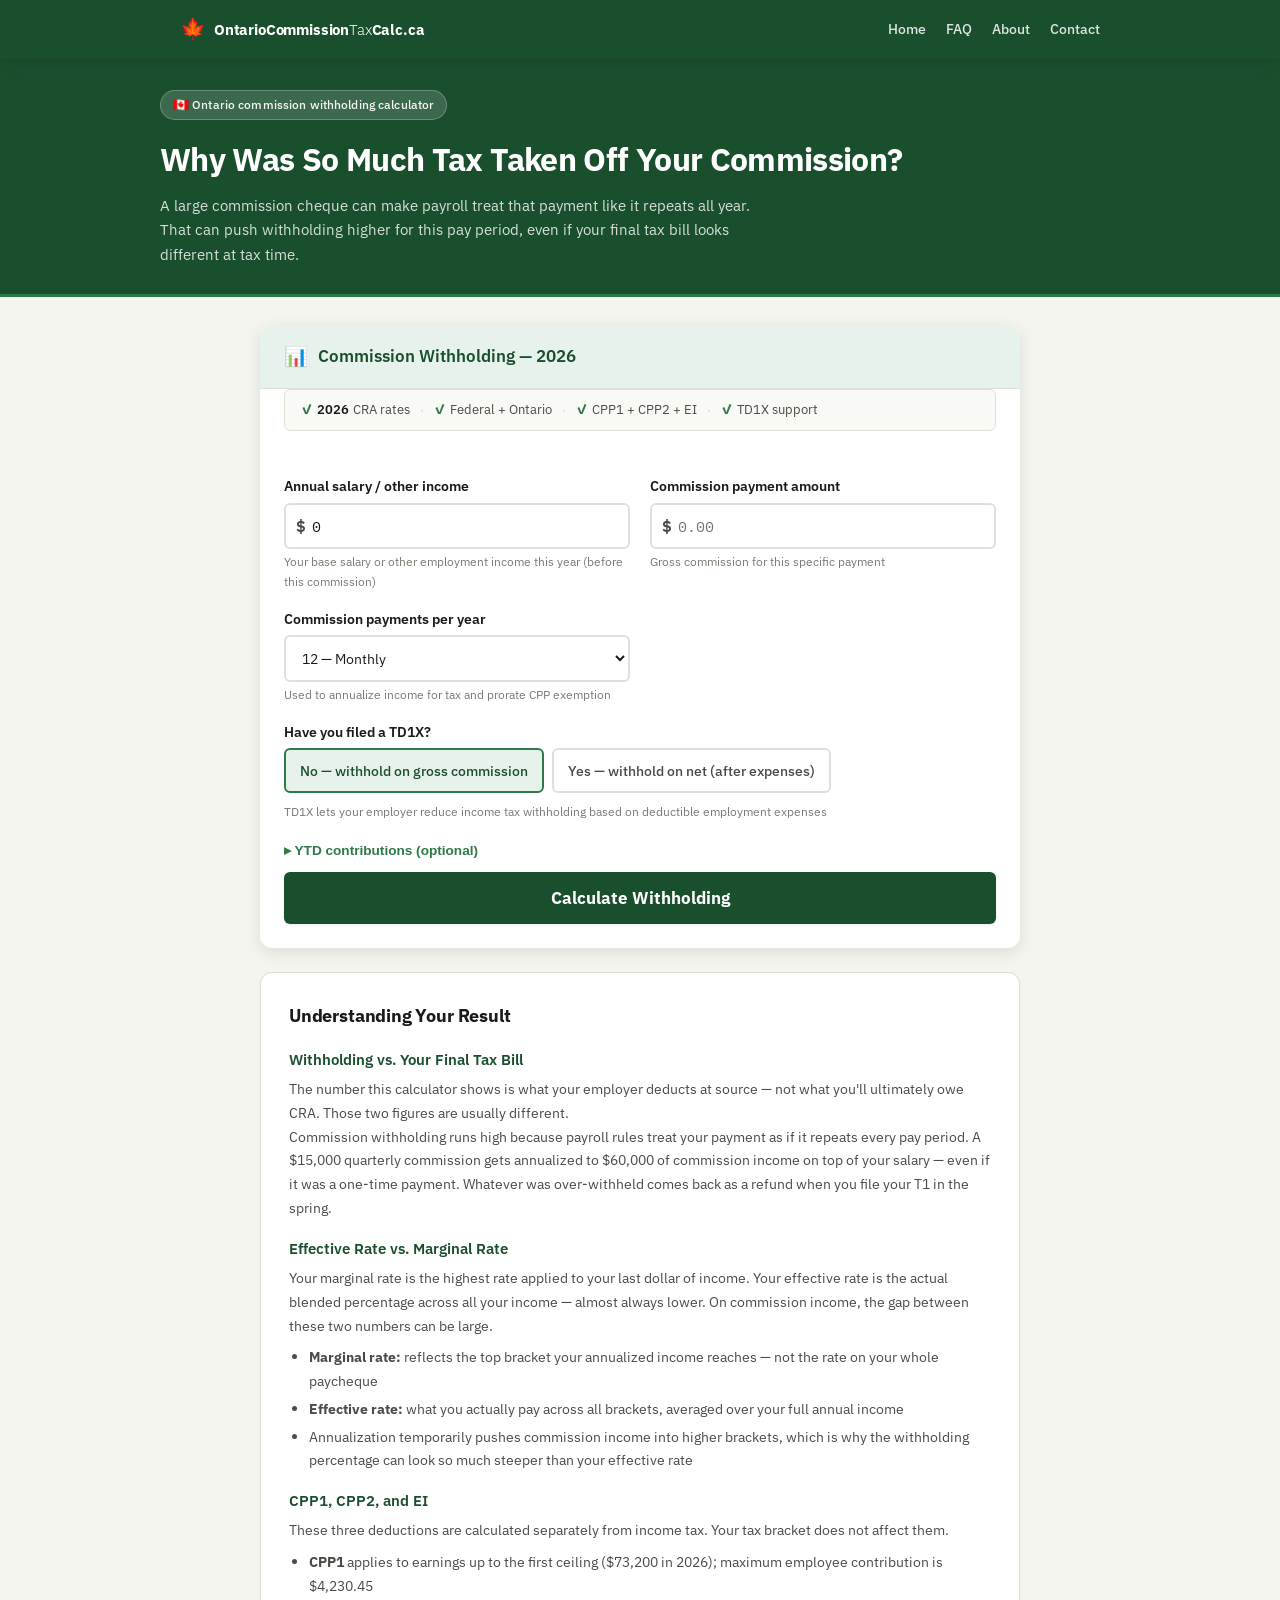
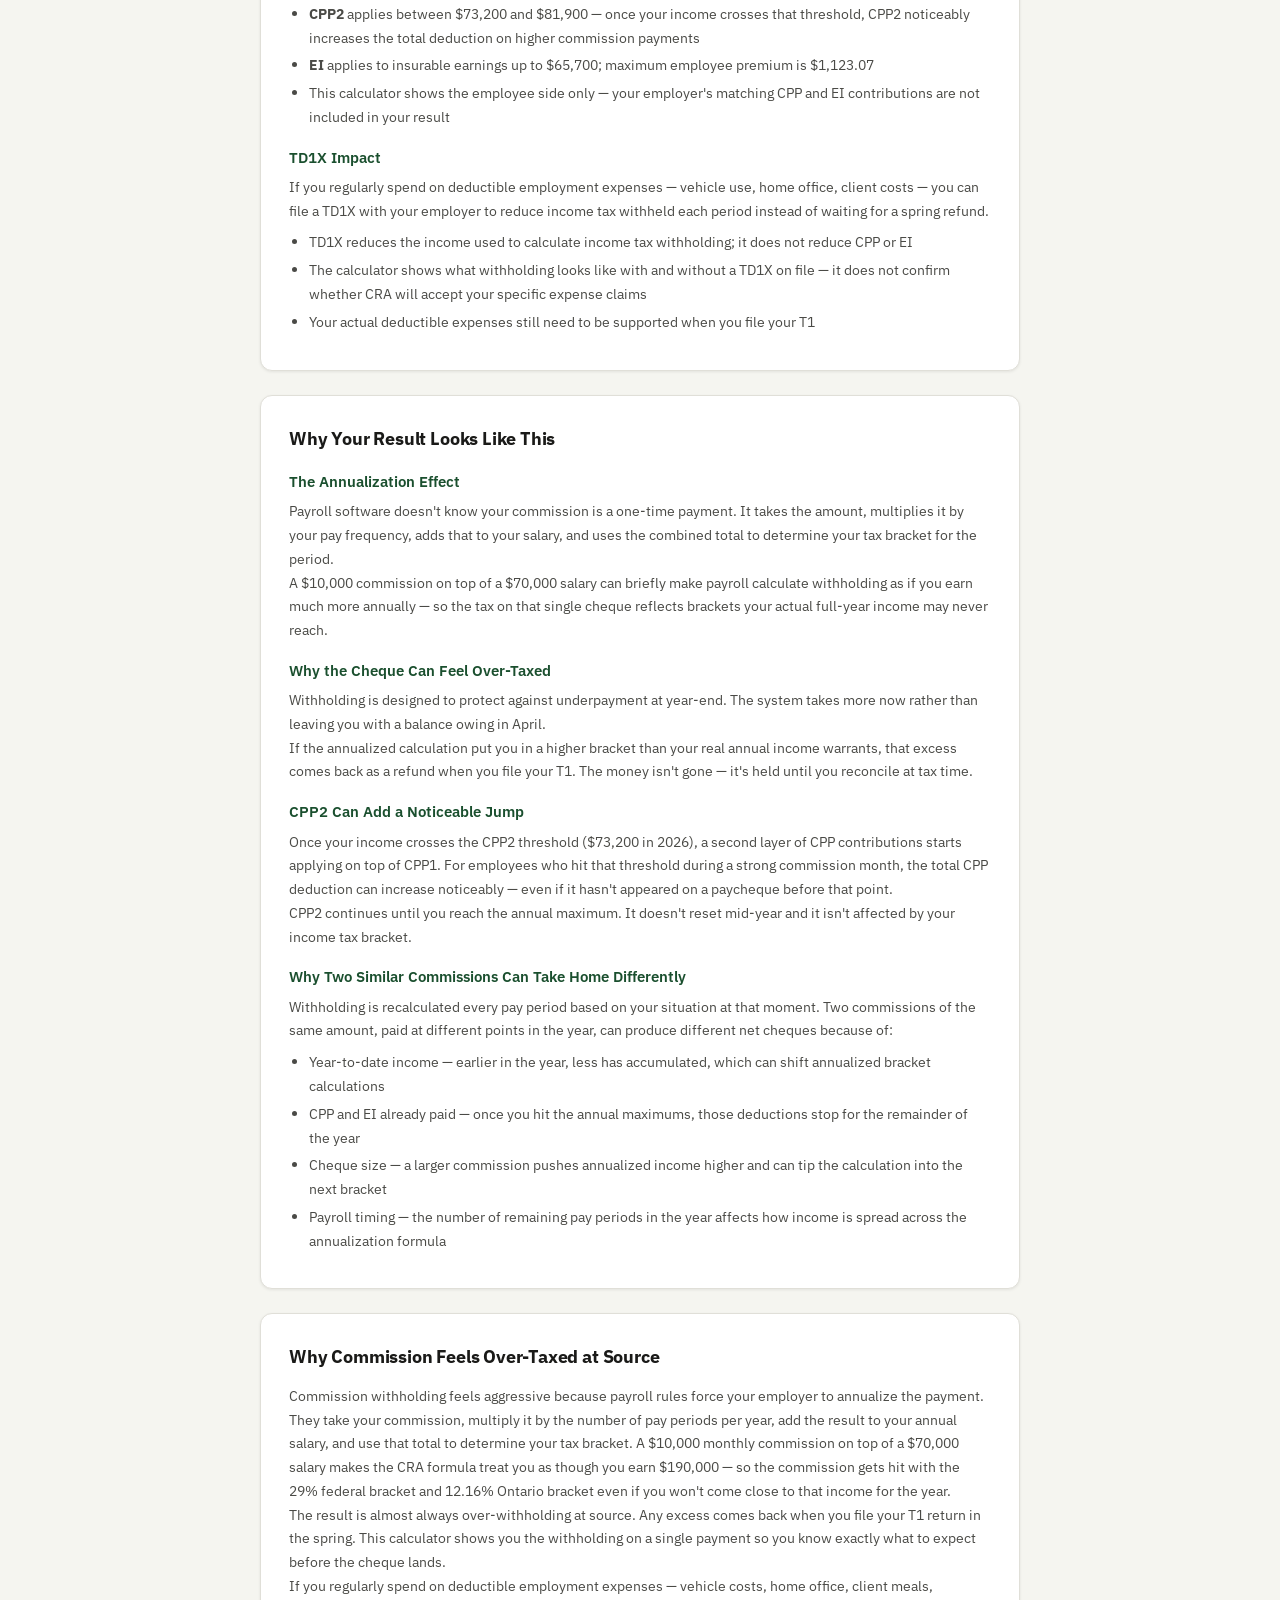
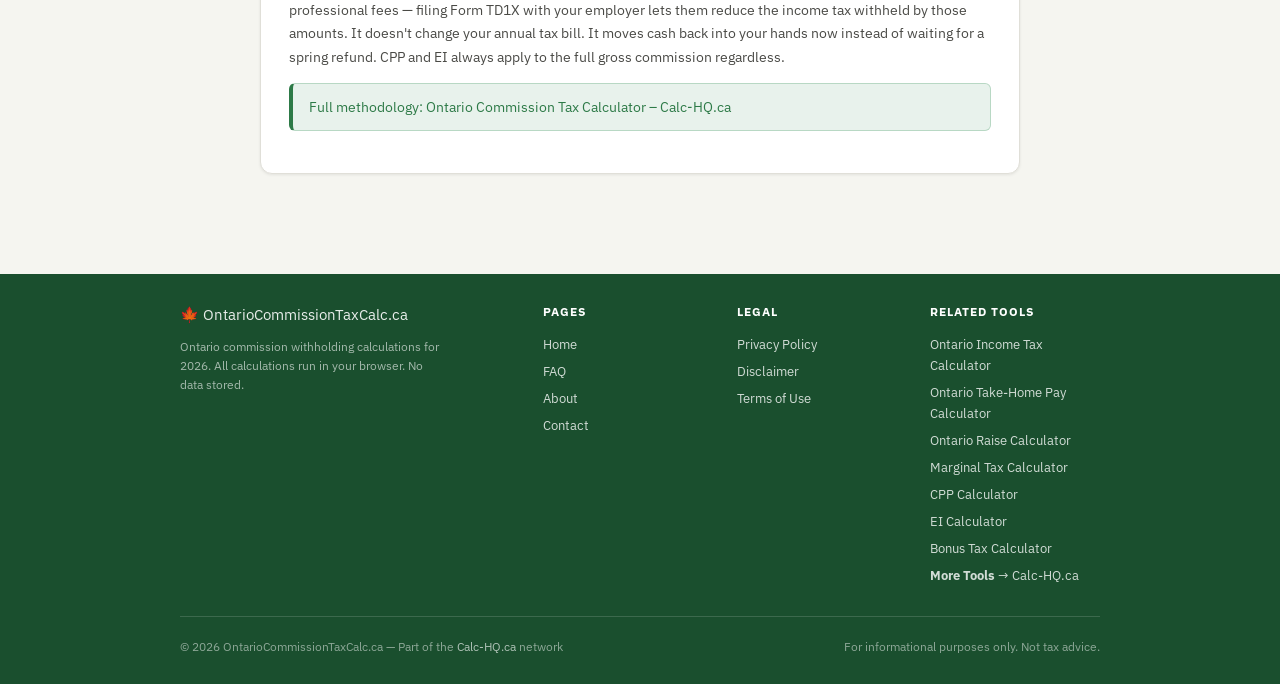
<file: index.html>
<!DOCTYPE html>
<html lang="en-CA">
<head>
  <meta charset="UTF-8">
  <meta name="viewport" content="width=device-width, initial-scale=1.0">
  <title>Ontario Commission Tax Calculator 2026 — Federal + Ontario Withholding</title>
  <meta name="description" content="Calculate federal and Ontario income tax withholding on commission payments for 2026. Includes CPP1, CPP2, EI, TD1X comparison, and marginal rate breakdown.">
  <link rel="canonical" href="https://www.ontariocommissiontaxcalc.ca/">
  <link rel="preconnect" href="https://fonts.googleapis.com">
  <link rel="preconnect" href="https://fonts.gstatic.com" crossorigin>
  <link href="https://fonts.googleapis.com/css2?family=IBM+Plex+Sans:wght@300;400;500;600;700&family=IBM+Plex+Mono:wght@400;500;600&display=swap" rel="stylesheet">
  <link rel="stylesheet" href="css/style.css?v=e1e1d04">
  <link rel="icon" href="data:image/svg+xml,<svg xmlns='http://www.w3.org/2000/svg' viewBox='0 0 100 100'><text y='.9em' font-size='90'>🍁</text></svg>" />
  <script type="application/ld+json">
  {
    "@context": "https://schema.org",
    "@type": "WebApplication",
    "name": "Ontario Commission Tax Calculator",
    "url": "https://www.ontariocommissiontaxcalc.ca",
    "description": "Calculate federal and Ontario income tax withholding on commission payments for 2026. Includes CPP1, CPP2, EI, TD1X comparison, and marginal rate breakdown.",
    "applicationCategory": "FinanceApplication",
    "operatingSystem": "Any",
    "browserRequirements": "Requires JavaScript",
    "offers": { "@type": "Offer", "price": "0", "priceCurrency": "CAD" },
    "creator": { "@type": "Organization", "name": "OntarioCommissionTaxCalc.ca", "url": "https://www.ontariocommissiontaxcalc.ca" }
  }
  </script>
  <script async src="https://pagead2.googlesyndication.com/pagead/js/adsbygoogle.js?client=ca-pub-7744853829365165" crossorigin="anonymous"></script>
</head>
<body>

<!-- ─── Header ─────────────────────────────────────────────────────────── -->
<header class="site-header">
  <div class="header-inner">
    <a href="index.html" class="site-logo">
      <span class="logo-maple">🍁</span>
      <span class="logo-text">OntarioCommission<span>Tax</span>Calc.ca</span>
    </a>
    <nav class="site-nav" aria-label="Main navigation">
      <a href="index.html" class="active">Home</a>
      <a href="faq.html">FAQ</a>
      <a href="about.html">About</a>
      <a href="contact.html">Contact</a>
    </nav>
    <button class="hamburger" aria-label="Menu" aria-expanded="false">
      <span></span><span></span><span></span>
    </button>
  </div>
</header>

<!-- Mobile nav overlay -->
<div class="mobile-nav-overlay" id="mobile-overlay"></div>
<nav class="mobile-nav" id="mobile-nav">
  <a href="index.html">Home</a>
  <a href="faq.html">FAQ</a>
  <a href="about.html">About</a>
  <a href="contact.html">Contact</a>
</nav>

<!-- ─── Hero ───────────────────────────────────────────────────────────── -->
<section class="hero">
  <div class="hero-inner">
    <div class="hero-badge">🇨🇦 Ontario commission withholding calculator</div>
    <h1>Why Was So Much Tax Taken Off Your Commission?</h1>
    <p>A large commission cheque can make payroll treat that payment like it repeats all year. That can push withholding higher for this pay period, even if your final tax bill looks different at tax time.</p>
  </div>
</section>

<!-- ─── Main ────────────────────────────────────────────────────────────── -->
<main class="main-content">
  <div class="content-col">

    <!-- Calculator card -->
    <div class="calc-card">
      <div class="calc-header">
        <span class="calc-icon">📊</span>
        <h2>Commission Withholding — 2026</h2>
      </div>

      <div class="trust-strip">
        <span class="ts-item"><span>✓</span> <strong>2026</strong> CRA rates</span>
        <span class="ts-sep">·</span>
        <span class="ts-item"><span>✓</span> Federal + Ontario</span>
        <span class="ts-sep">·</span>
        <span class="ts-item"><span>✓</span> CPP1 + CPP2 + EI</span>
        <span class="ts-sep">·</span>
        <span class="ts-item"><span>✓</span> TD1X support</span>
      </div>

      <div class="calc-body">
        <form id="calc-form" novalidate autocomplete="off">

          <div class="form-grid">

            <!-- Annual salary -->
            <div class="field">
              <label for="annual-salary">Annual salary / other income</label>
              <div class="input-wrap">
                <span class="input-prefix">$</span>
                <input type="number" id="annual-salary" min="0" step="1" value="0" inputmode="numeric" aria-describedby="salary-hint">
              </div>
              <div class="hint" id="salary-hint">Your base salary or other employment income this year (before this commission)</div>
            </div>

            <!-- Commission payment -->
            <div class="field">
              <label for="commission">Commission payment amount</label>
              <div class="input-wrap">
                <span class="input-prefix">$</span>
                <input type="number" id="commission" min="0" step="0.01" placeholder="0.00" inputmode="decimal" required>
              </div>
              <div class="hint">Gross commission for this specific payment</div>
            </div>

            <!-- Pay periods -->
            <div class="field">
              <label for="pay-periods">Commission payments per year</label>
              <select id="pay-periods" aria-describedby="pp-hint">
                <option value="1">1 — Annual</option>
                <option value="4">4 — Quarterly</option>
                <option value="12" selected>12 — Monthly</option>
                <option value="24">24 — Semi-monthly</option>
                <option value="26">26 — Bi-weekly</option>
                <option value="52">52 — Weekly</option>
                <option value="custom">Other (custom)</option>
              </select>
              <div class="hint" id="pp-hint">Used to annualize income for tax and prorate CPP exemption</div>
            </div>

            <!-- Custom pay periods (hidden by default) -->
            <div class="field" id="custom-periods-row" hidden>
              <label for="custom-periods">Custom number of payments per year</label>
              <div class="input-wrap">
                <input type="number" id="custom-periods" min="1" max="365" step="1" placeholder="e.g. 6" inputmode="numeric" style="padding-left:12px;">
              </div>
            </div>

            <!-- TD1X filed -->
            <div class="field field-full">
              <label>Have you filed a TD1X?</label>
              <div class="radio-group">
                <div>
                  <input type="radio" id="td1x-no" name="td1x" value="no" checked>
                  <label for="td1x-no">No — withhold on gross commission</label>
                </div>
                <div>
                  <input type="radio" id="td1x-yes" name="td1x" value="yes">
                  <label for="td1x-yes">Yes — withhold on net (after expenses)</label>
                </div>
              </div>
              <div class="hint" style="margin-top:4px;">TD1X lets your employer reduce income tax withholding based on deductible employment expenses</div>
            </div>

            <!-- Expenses (shown only when TD1X = Yes) -->
            <div class="field field-full" id="expense-row" hidden>
              <label for="expenses">Claimed expenses this period</label>
              <div class="input-wrap">
                <span class="input-prefix">$</span>
                <input type="number" id="expenses" min="0" step="0.01" placeholder="0.00" inputmode="decimal">
              </div>
              <div class="hint">Employment expenses claimed on your TD1X for this commission payment period. Income tax withholding is reduced — CPP/EI remain on gross.</div>
            </div>

          </div><!-- /form-grid -->

          <!-- YTD collapsible -->
          <button type="button" class="ytd-toggle-btn" id="ytd-toggle" aria-expanded="false" aria-controls="ytd-section">
            ▸ YTD contributions (optional)
          </button>
          <div id="ytd-section" class="ytd-section" hidden>
            <div class="form-grid">
              <div class="field">
                <label for="ytd-cpp1">YTD CPP1 paid this year</label>
                <div class="input-wrap">
                  <span class="input-prefix">$</span>
                  <input type="number" id="ytd-cpp1" min="0" step="0.01" value="0" inputmode="decimal">
                </div>
                <div class="hint">Default $0 — enter for mid-year accuracy (max $4,230.45)</div>
              </div>
              <div class="field">
                <label for="ytd-cpp2">YTD CPP2 paid this year</label>
                <div class="input-wrap">
                  <span class="input-prefix">$</span>
                  <input type="number" id="ytd-cpp2" min="0" step="0.01" value="0" inputmode="decimal">
                </div>
                <div class="hint">Default $0 (max $416.00)</div>
              </div>
              <div class="field">
                <label for="ytd-ei">YTD EI premiums paid this year</label>
                <div class="input-wrap">
                  <span class="input-prefix">$</span>
                  <input type="number" id="ytd-ei" min="0" step="0.01" value="0" inputmode="decimal">
                </div>
                <div class="hint">Default $0 (max $1,123.07)</div>
              </div>
            </div>
          </div>

          <button type="submit" class="btn-calculate">Calculate Withholding</button>

        </form>
      </div>
    </div><!-- /calc-card -->

    <!-- Ad unit -->
    <div class="ad-unit ad-inactive" aria-hidden="true">
      <ins class="adsbygoogle"
           data-ad-client="ca-pub-7744853829365165"
           data-ad-format="auto"
           data-full-width-responsive="true"></ins>
    </div>

    <!-- Results -->
    <div id="results" hidden aria-live="polite"></div>

    <!-- Understanding Your Result -->
    <div class="info-section">
      <h2>Understanding Your Result</h2>

      <h3>Withholding vs. Your Final Tax Bill</h3>
      <p>The number this calculator shows is what your employer deducts at source — not what you'll ultimately owe CRA. Those two figures are usually different.</p>
      <p>Commission withholding runs high because payroll rules treat your payment as if it repeats every pay period. A $15,000 quarterly commission gets annualized to $60,000 of commission income on top of your salary — even if it was a one-time payment. Whatever was over-withheld comes back as a refund when you file your T1 in the spring.</p>

      <h3>Effective Rate vs. Marginal Rate</h3>
      <p>Your marginal rate is the highest rate applied to your last dollar of income. Your effective rate is the actual blended percentage across all your income — almost always lower. On commission income, the gap between these two numbers can be large.</p>
      <ul>
        <li><strong>Marginal rate:</strong> reflects the top bracket your annualized income reaches — not the rate on your whole paycheque</li>
        <li><strong>Effective rate:</strong> what you actually pay across all brackets, averaged over your full annual income</li>
        <li>Annualization temporarily pushes commission income into higher brackets, which is why the withholding percentage can look so much steeper than your effective rate</li>
      </ul>

      <h3>CPP1, CPP2, and EI</h3>
      <p>These three deductions are calculated separately from income tax. Your tax bracket does not affect them.</p>
      <ul>
        <li><strong>CPP1</strong> applies to earnings up to the first ceiling ($73,200 in 2026); maximum employee contribution is $4,230.45</li>
        <li><strong>CPP2</strong> applies between $73,200 and $81,900 — once your income crosses that threshold, CPP2 noticeably increases the total deduction on higher commission payments</li>
        <li><strong>EI</strong> applies to insurable earnings up to $65,700; maximum employee premium is $1,123.07</li>
        <li>This calculator shows the employee side only — your employer's matching CPP and EI contributions are not included in your result</li>
      </ul>

      <h3>TD1X Impact</h3>
      <p>If you regularly spend on deductible employment expenses — vehicle use, home office, client costs — you can file a TD1X with your employer to reduce income tax withheld each period instead of waiting for a spring refund.</p>
      <ul>
        <li>TD1X reduces the income used to calculate income tax withholding; it does not reduce CPP or EI</li>
        <li>The calculator shows what withholding looks like with and without a TD1X on file — it does not confirm whether CRA will accept your specific expense claims</li>
        <li>Your actual deductible expenses still need to be supported when you file your T1</li>
      </ul>
    </div>

    <!-- Ad unit -->
    <div class="ad-unit ad-inactive" aria-hidden="true">
      <ins class="adsbygoogle"
           data-ad-client="ca-pub-7744853829365165"
           data-ad-format="auto"
           data-full-width-responsive="true"></ins>
    </div>

    <!-- Why Your Result Looks Like This -->
    <div class="info-section">
      <h2>Why Your Result Looks Like This</h2>

      <h3>The Annualization Effect</h3>
      <p>Payroll software doesn't know your commission is a one-time payment. It takes the amount, multiplies it by your pay frequency, adds that to your salary, and uses the combined total to determine your tax bracket for the period.</p>
      <p>A $10,000 commission on top of a $70,000 salary can briefly make payroll calculate withholding as if you earn much more annually — so the tax on that single cheque reflects brackets your actual full-year income may never reach.</p>

      <h3>Why the Cheque Can Feel Over-Taxed</h3>
      <p>Withholding is designed to protect against underpayment at year-end. The system takes more now rather than leaving you with a balance owing in April.</p>
      <p>If the annualized calculation put you in a higher bracket than your real annual income warrants, that excess comes back as a refund when you file your T1. The money isn't gone — it's held until you reconcile at tax time.</p>

      <h3>CPP2 Can Add a Noticeable Jump</h3>
      <p>Once your income crosses the CPP2 threshold ($73,200 in 2026), a second layer of CPP contributions starts applying on top of CPP1. For employees who hit that threshold during a strong commission month, the total CPP deduction can increase noticeably — even if it hasn't appeared on a paycheque before that point.</p>
      <p>CPP2 continues until you reach the annual maximum. It doesn't reset mid-year and it isn't affected by your income tax bracket.</p>

      <h3>Why Two Similar Commissions Can Take Home Differently</h3>
      <p>Withholding is recalculated every pay period based on your situation at that moment. Two commissions of the same amount, paid at different points in the year, can produce different net cheques because of:</p>
      <ul>
        <li>Year-to-date income — earlier in the year, less has accumulated, which can shift annualized bracket calculations</li>
        <li>CPP and EI already paid — once you hit the annual maximums, those deductions stop for the remainder of the year</li>
        <li>Cheque size — a larger commission pushes annualized income higher and can tip the calculation into the next bracket</li>
        <li>Payroll timing — the number of remaining pay periods in the year affects how income is spread across the annualization formula</li>
      </ul>
    </div>

    <!-- Ad unit -->
    <div class="ad-unit ad-inactive" aria-hidden="true">
      <ins class="adsbygoogle"
           data-ad-client="ca-pub-7744853829365165"
           data-ad-format="auto"
           data-full-width-responsive="true"></ins>
    </div>

    <!-- About / methodology -->
    <div class="info-section">
      <h2>Why Commission Feels Over-Taxed at Source</h2>
      <p>Commission withholding feels aggressive because payroll rules force your employer to annualize the payment. They take your commission, multiply it by the number of pay periods per year, add the result to your annual salary, and use that total to determine your tax bracket. A $10,000 monthly commission on top of a $70,000 salary makes the CRA formula treat you as though you earn $190,000 — so the commission gets hit with the 29% federal bracket and 12.16% Ontario bracket even if you won't come close to that income for the year.</p>

      <p>The result is almost always over-withholding at source. Any excess comes back when you file your T1 return in the spring. This calculator shows you the withholding on a single payment so you know exactly what to expect before the cheque lands.</p>

      <p>If you regularly spend on deductible employment expenses — vehicle costs, home office, client meals, professional fees — filing Form TD1X with your employer lets them reduce the income tax withheld by those amounts. It doesn't change your annual tax bill. It moves cash back into your hands now instead of waiting for a spring refund. CPP and EI always apply to the full gross commission regardless.</p>

      <div class="info-box">
        <a href="https://calc-hq.ca/methodology/commission-tax/">Full methodology: Ontario Commission Tax Calculator – Calc-HQ.ca</a>
      </div>
    </div>

  </div><!-- /content-col -->
</main>

<!-- ─── Footer ──────────────────────────────────────────────────────────── -->
<footer class="site-footer">
  <div class="container">
    <div class="footer-grid">
      <div class="footer-brand">
        <div class="logo">🍁 OntarioCommissionTaxCalc.ca</div>
        <p>Ontario commission withholding calculations for 2026. All calculations run in your browser. No data stored.</p>
      </div>
      <div class="footer-col">
        <h4>PAGES</h4>
        <a href="index.html">Home</a>
        <a href="faq.html">FAQ</a>
        <a href="about.html">About</a>
        <a href="contact.html">Contact</a>
      </div>
      <div class="footer-col">
        <h4>LEGAL</h4>
        <a href="privacy.html">Privacy Policy</a>
        <a href="legal.html">Disclaimer</a>
        <a href="terms.html">Terms of Use</a>
      </div>
      <div class="footer-col">
        <h4>RELATED TOOLS</h4>
        <div id="related-tools"></div>
        <a href="https://calc-hq.ca/" class="more-tools-link" rel="noopener"><strong>More Tools</strong> → Calc-HQ.ca</a>
      </div>
    </div>
    <div class="footer-bottom">
      <span>© 2026 OntarioCommissionTaxCalc.ca — Part of the <a href="https://calc-hq.ca/" rel="noopener">Calc-HQ.ca</a> network</span>
      <span>For informational purposes only. Not tax advice.</span>
    </div>
  </div>
</footer>

<script src="js/config.js"></script>
<script src="js/calculator.js"></script>
<script src="js/ads.js"></script>
<script src="js/network.js"></script>

<!-- Hamburger menu logic -->
<script>
(function() {
  var hamburger = document.querySelector('.hamburger');
  var mobileNav = document.getElementById('mobile-nav');
  var overlay = document.getElementById('mobile-overlay');

  function toggleMenu() {
    var isOpen = hamburger.classList.toggle('active');
    mobileNav.classList.toggle('active', isOpen);
    overlay.classList.toggle('active', isOpen);
    hamburger.setAttribute('aria-expanded', String(isOpen));
    document.body.style.overflow = isOpen ? 'hidden' : '';
  }

  function closeMenu() {
    hamburger.classList.remove('active');
    mobileNav.classList.remove('active');
    overlay.classList.remove('active');
    hamburger.setAttribute('aria-expanded', 'false');
    document.body.style.overflow = '';
  }

  if (hamburger) {
    hamburger.addEventListener('click', toggleMenu);
  }
  if (overlay) {
    overlay.addEventListener('click', closeMenu);
  }
  // Close on nav link click
  if (mobileNav) {
    mobileNav.querySelectorAll('a').forEach(function(a) {
      a.addEventListener('click', closeMenu);
    });
  }
})();
</script>
</body>
</html>
</file>
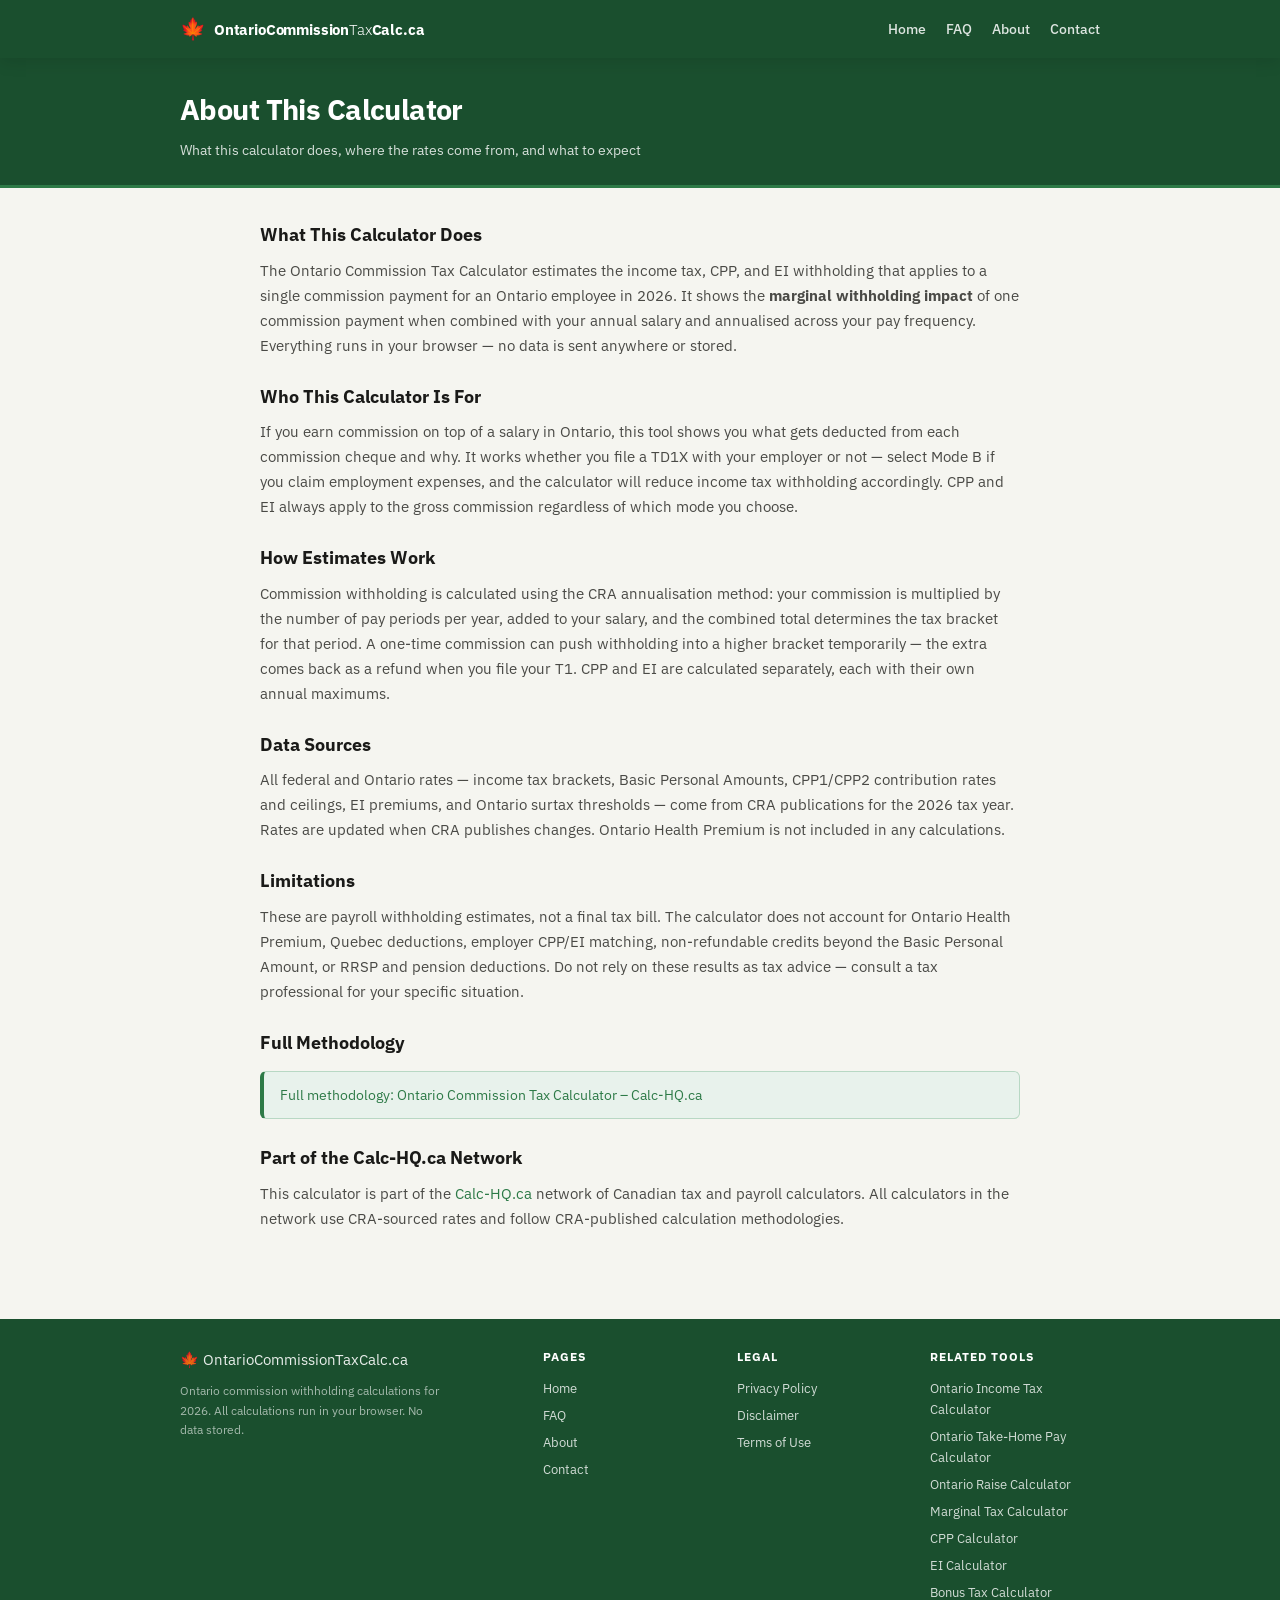
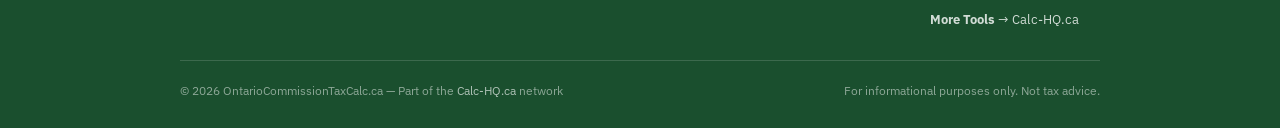
<file: about.html>
<!DOCTYPE html>
<html lang="en-CA">
<head>
  <meta charset="UTF-8">
  <meta name="viewport" content="width=device-width, initial-scale=1.0">
  <title>About — Ontario Commission Tax Calculator 2026</title>
  <meta name="description" content="About the Ontario Commission Tax Calculator — methodology, data sources, and how commission tax withholding is calculated for 2026.">
  <link rel="canonical" href="https://www.ontariocommissiontaxcalc.ca/about.html">
  <link rel="preconnect" href="https://fonts.googleapis.com">
  <link rel="preconnect" href="https://fonts.gstatic.com" crossorigin>
  <link href="https://fonts.googleapis.com/css2?family=IBM+Plex+Sans:wght@300;400;500;600;700&family=IBM+Plex+Mono:wght@400;500;600&display=swap" rel="stylesheet">
  <link rel="stylesheet" href="css/style.css?v=e1e1d04">
  <link rel="icon" href="data:image/svg+xml,<svg xmlns='http://www.w3.org/2000/svg' viewBox='0 0 100 100'><text y='.9em' font-size='90'>🍁</text></svg>" />
  <script async src="https://pagead2.googlesyndication.com/pagead/js/adsbygoogle.js?client=ca-pub-7744853829365165" crossorigin="anonymous"></script>
</head>
<body>

<header class="site-header">
  <div class="header-inner">
    <a href="index.html" class="site-logo">
      <span class="logo-maple">🍁</span>
      <span class="logo-text">OntarioCommission<span>Tax</span>Calc.ca</span>
    </a>
    <nav class="site-nav" aria-label="Main navigation">
      <a href="index.html">Home</a>
      <a href="faq.html">FAQ</a>
      <a href="about.html" class="active">About</a>
      <a href="contact.html">Contact</a>
    </nav>
    <button class="hamburger" aria-label="Menu" aria-expanded="false">
      <span></span><span></span><span></span>
    </button>
  </div>
</header>

<!-- Mobile nav overlay -->
<div class="mobile-nav-overlay" id="mobile-overlay"></div>
<nav class="mobile-nav" id="mobile-nav">
  <a href="index.html">Home</a>
  <a href="faq.html">FAQ</a>
  <a href="about.html">About</a>
  <a href="contact.html">Contact</a>
</nav>

<section class="page-hero">
  <div class="container">
    <h1>About This Calculator</h1>
    <p>What this calculator does, where the rates come from, and what to expect</p>
  </div>
</section>

<main class="page-content">
  <div class="content-col">

    <h2>What This Calculator Does</h2>
    <p>The Ontario Commission Tax Calculator estimates the income tax, CPP, and EI withholding that applies to a single commission payment for an Ontario employee in 2026. It shows the <strong>marginal withholding impact</strong> of one commission payment when combined with your annual salary and annualised across your pay frequency. Everything runs in your browser — no data is sent anywhere or stored.</p>

    <h2>Who This Calculator Is For</h2>
    <p>If you earn commission on top of a salary in Ontario, this tool shows you what gets deducted from each commission cheque and why. It works whether you file a TD1X with your employer or not — select Mode B if you claim employment expenses, and the calculator will reduce income tax withholding accordingly. CPP and EI always apply to the gross commission regardless of which mode you choose.</p>

    <h2>How Estimates Work</h2>
    <p>Commission withholding is calculated using the CRA annualisation method: your commission is multiplied by the number of pay periods per year, added to your salary, and the combined total determines the tax bracket for that period. A one-time commission can push withholding into a higher bracket temporarily — the extra comes back as a refund when you file your T1. CPP and EI are calculated separately, each with their own annual maximums.</p>

    <h2>Data Sources</h2>
    <p>All federal and Ontario rates — income tax brackets, Basic Personal Amounts, CPP1/CPP2 contribution rates and ceilings, EI premiums, and Ontario surtax thresholds — come from CRA publications for the 2026 tax year. Rates are updated when CRA publishes changes. Ontario Health Premium is not included in any calculations.</p>

    <h2>Limitations</h2>
    <p>These are payroll withholding estimates, not a final tax bill. The calculator does not account for Ontario Health Premium, Quebec deductions, employer CPP/EI matching, non-refundable credits beyond the Basic Personal Amount, or RRSP and pension deductions. Do not rely on these results as tax advice — consult a tax professional for your specific situation.</p>

    <h2>Full Methodology</h2>
    <div class="info-box">
      <a href="https://calc-hq.ca/methodology/commission-tax/">Full methodology: Ontario Commission Tax Calculator – Calc-HQ.ca</a>
    </div>

    <h2>Part of the Calc-HQ.ca Network</h2>
    <p>This calculator is part of the <a href="https://calc-hq.ca/">Calc-HQ.ca</a> network of Canadian tax and payroll calculators. All calculators in the network use CRA-sourced rates and follow CRA-published calculation methodologies.</p>

  </div>
</main>

<footer class="site-footer">
  <div class="container">
    <div class="footer-grid">
      <div class="footer-brand">
        <div class="logo">🍁 OntarioCommissionTaxCalc.ca</div>
        <p>Ontario commission withholding calculations for 2026. All calculations run in your browser. No data stored.</p>
      </div>
      <div class="footer-col">
        <h4>PAGES</h4>
        <a href="index.html">Home</a>
        <a href="faq.html">FAQ</a>
        <a href="about.html">About</a>
        <a href="contact.html">Contact</a>
      </div>
      <div class="footer-col">
        <h4>LEGAL</h4>
        <a href="privacy.html">Privacy Policy</a>
        <a href="legal.html">Disclaimer</a>
        <a href="terms.html">Terms of Use</a>
      </div>
      <div class="footer-col">
        <h4>RELATED TOOLS</h4>
        <div id="related-tools"></div>
        <a href="https://calc-hq.ca/" class="more-tools-link" rel="noopener"><strong>More Tools</strong> → Calc-HQ.ca</a>
      </div>
    </div>
    <div class="footer-bottom">
      <span>© 2026 OntarioCommissionTaxCalc.ca — Part of the <a href="https://calc-hq.ca/" rel="noopener">Calc-HQ.ca</a> network</span>
      <span>For informational purposes only. Not tax advice.</span>
    </div>
  </div>
</footer>

<!-- Hamburger menu logic -->
<script>
(function() {
  var hamburger = document.querySelector('.hamburger');
  var mobileNav = document.getElementById('mobile-nav');
  var overlay = document.getElementById('mobile-overlay');
  function toggleMenu() {
    var isOpen = hamburger.classList.toggle('active');
    mobileNav.classList.toggle('active', isOpen);
    overlay.classList.toggle('active', isOpen);
    hamburger.setAttribute('aria-expanded', String(isOpen));
    document.body.style.overflow = isOpen ? 'hidden' : '';
  }
  function closeMenu() {
    hamburger.classList.remove('active');
    mobileNav.classList.remove('active');
    overlay.classList.remove('active');
    hamburger.setAttribute('aria-expanded', 'false');
    document.body.style.overflow = '';
  }
  if (hamburger) hamburger.addEventListener('click', toggleMenu);
  if (overlay) overlay.addEventListener('click', closeMenu);
  if (mobileNav) mobileNav.querySelectorAll('a').forEach(function(a) { a.addEventListener('click', closeMenu); });
})();
</script>

<script src="js/network.js"></script>
<script src="js/ads.js"></script>
</body>
</html>
</file>
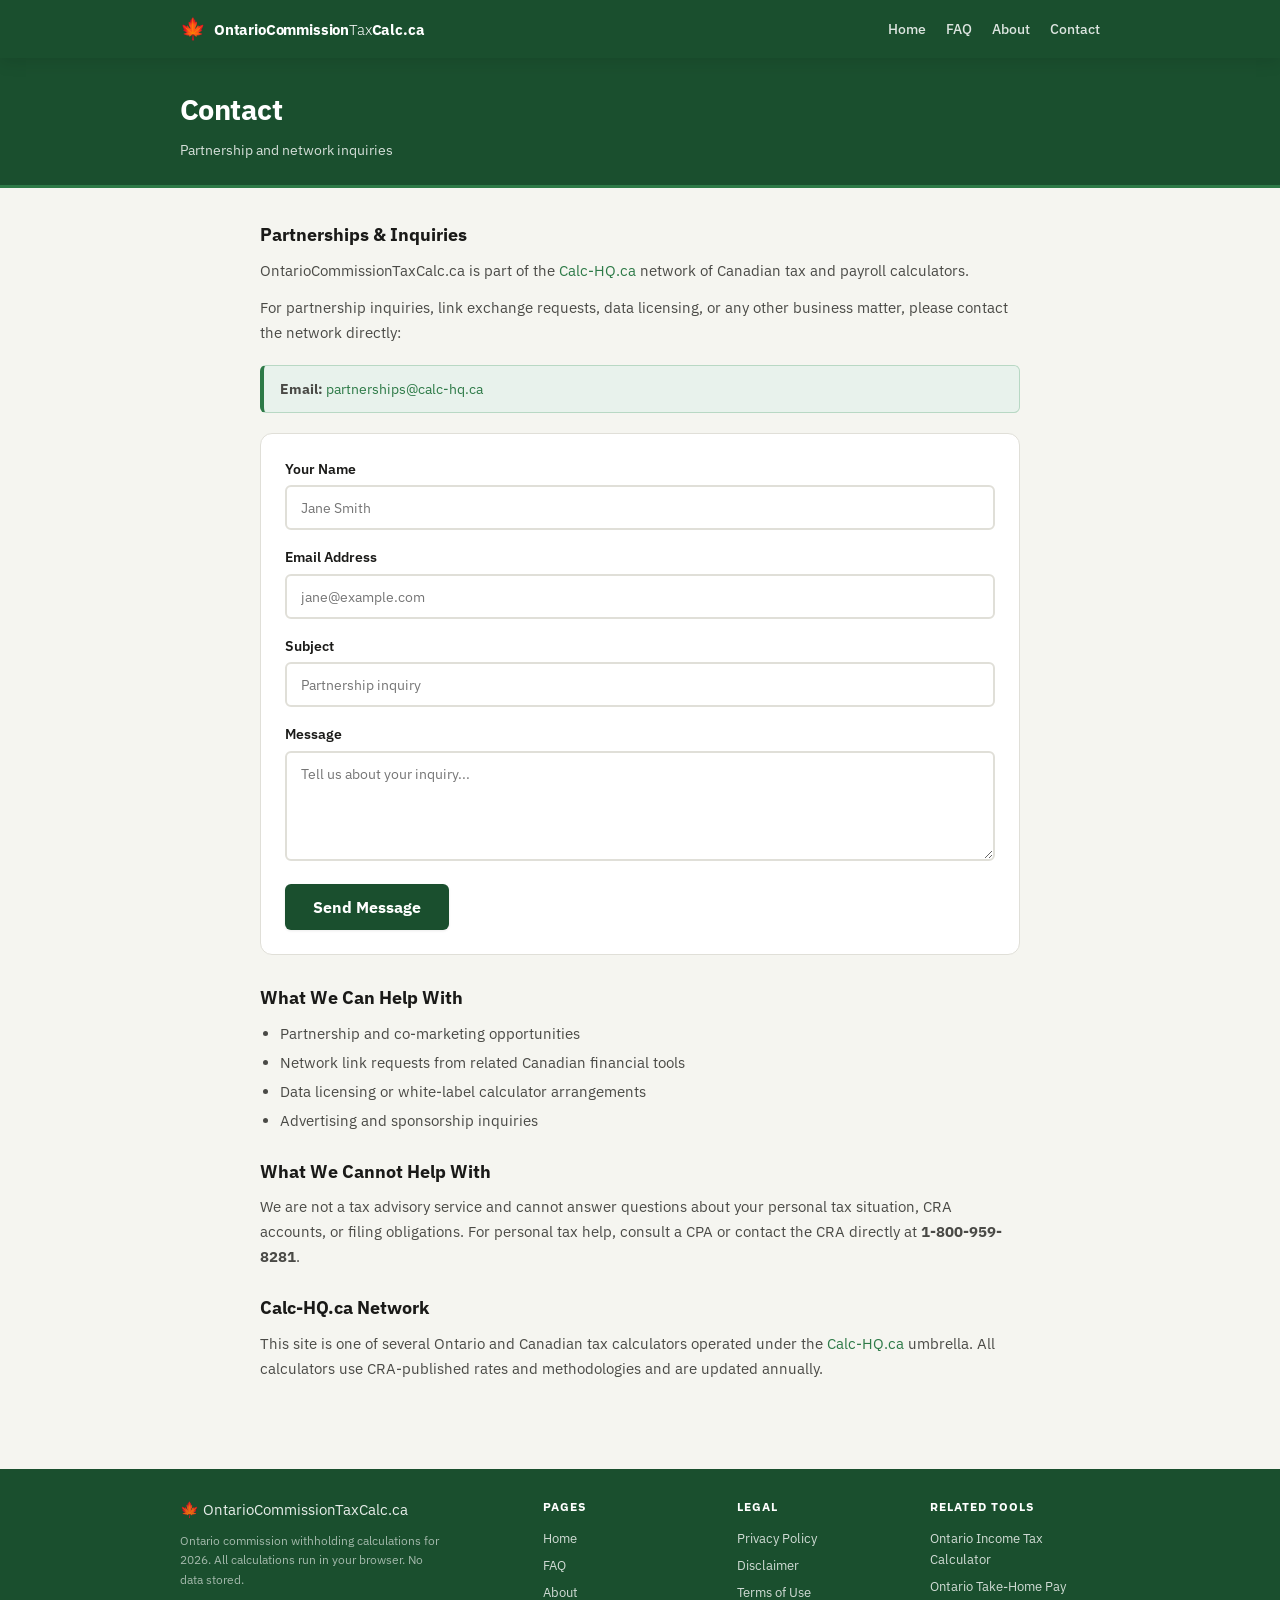
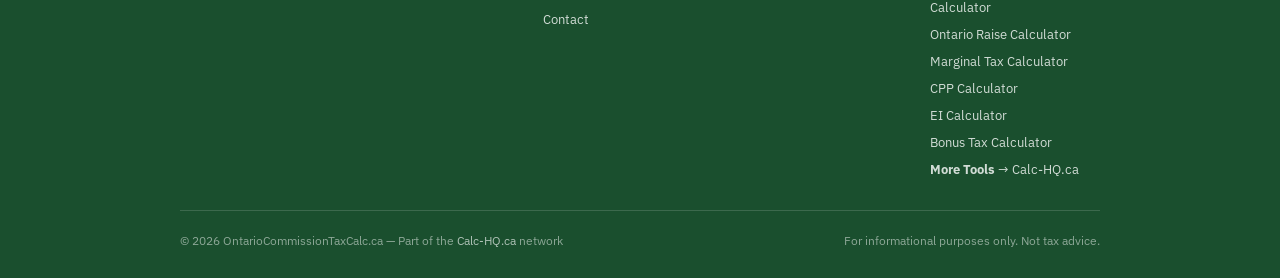
<file: contact.html>
<!DOCTYPE html>
<html lang="en-CA">
<head>
  <meta charset="UTF-8">
  <meta name="viewport" content="width=device-width, initial-scale=1.0">
  <title>Contact — Ontario Commission Tax Calculator 2026</title>
  <meta name="description" content="Contact OntarioCommissionTaxCalc.ca for partnership inquiries via the Calc-HQ.ca network.">
  <link rel="canonical" href="https://www.ontariocommissiontaxcalc.ca/contact.html">
  <link rel="preconnect" href="https://fonts.googleapis.com">
  <link rel="preconnect" href="https://fonts.gstatic.com" crossorigin>
  <link href="https://fonts.googleapis.com/css2?family=IBM+Plex+Sans:wght@300;400;500;600;700&family=IBM+Plex+Mono:wght@400;500;600&display=swap" rel="stylesheet">
  <link rel="stylesheet" href="css/style.css?v=e1e1d04">
  <link rel="icon" href="data:image/svg+xml,<svg xmlns='http://www.w3.org/2000/svg' viewBox='0 0 100 100'><text y='.9em' font-size='90'>🍁</text></svg>" />
  <script async src="https://pagead2.googlesyndication.com/pagead/js/adsbygoogle.js?client=ca-pub-7744853829365165" crossorigin="anonymous"></script>
</head>
<body>

<header class="site-header">
  <div class="header-inner">
    <a href="index.html" class="site-logo">
      <span class="logo-maple">🍁</span>
      <span class="logo-text">OntarioCommission<span>Tax</span>Calc.ca</span>
    </a>
    <nav class="site-nav" aria-label="Main navigation">
      <a href="index.html">Home</a>
      <a href="faq.html">FAQ</a>
      <a href="about.html">About</a>
      <a href="contact.html" class="active">Contact</a>
    </nav>
    <button class="hamburger" aria-label="Menu" aria-expanded="false">
      <span></span><span></span><span></span>
    </button>
  </div>
</header>

<!-- Mobile nav overlay -->
<div class="mobile-nav-overlay" id="mobile-overlay"></div>
<nav class="mobile-nav" id="mobile-nav">
  <a href="index.html">Home</a>
  <a href="faq.html">FAQ</a>
  <a href="about.html">About</a>
  <a href="contact.html">Contact</a>
</nav>

<section class="page-hero">
  <div class="container">
    <h1>Contact</h1>
    <p>Partnership and network inquiries</p>
  </div>
</section>

<main class="page-content">
  <div class="content-col">

    <h2>Partnerships &amp; Inquiries</h2>
    <p>OntarioCommissionTaxCalc.ca is part of the <a href="https://calc-hq.ca/">Calc-HQ.ca</a> network of Canadian tax and payroll calculators.</p>
    <p>For partnership inquiries, link exchange requests, data licensing, or any other business matter, please contact the network directly:</p>

    <div class="info-box" style="margin:20px 0;">
      <strong>Email:</strong> <a href="mailto:partnerships@calc-hq.ca">partnerships@calc-hq.ca</a>
    </div>

    <form class="contact-form" id="contact-form" novalidate>
      <div class="field">
        <label for="cf-name">Your Name</label>
        <input type="text" id="cf-name" name="name" placeholder="Jane Smith" required>
      </div>
      <div class="field">
        <label for="cf-email">Email Address</label>
        <input type="email" id="cf-email" name="email" placeholder="jane@example.com" required>
      </div>
      <div class="field">
        <label for="cf-subject">Subject</label>
        <input type="text" id="cf-subject" name="subject" placeholder="Partnership inquiry" required>
      </div>
      <div class="field">
        <label for="cf-message">Message</label>
        <textarea id="cf-message" name="message" placeholder="Tell us about your inquiry..." required></textarea>
      </div>
      <div>
        <button type="submit" class="calc-btn">Send Message</button>
      </div>
    </form>

    <h2>What We Can Help With</h2>
    <ul>
      <li>Partnership and co-marketing opportunities</li>
      <li>Network link requests from related Canadian financial tools</li>
      <li>Data licensing or white-label calculator arrangements</li>
      <li>Advertising and sponsorship inquiries</li>
    </ul>

    <h2>What We Cannot Help With</h2>
    <p>We are not a tax advisory service and cannot answer questions about your personal tax situation, CRA accounts, or filing obligations. For personal tax help, consult a CPA or contact the CRA directly at <strong>1-800-959-8281</strong>.</p>

    <h2>Calc-HQ.ca Network</h2>
    <p>This site is one of several Ontario and Canadian tax calculators operated under the <a href="https://calc-hq.ca/">Calc-HQ.ca</a> umbrella. All calculators use CRA-published rates and methodologies and are updated annually.</p>

  </div>
</main>

<footer class="site-footer">
  <div class="container">
    <div class="footer-grid">
      <div class="footer-brand">
        <div class="logo">🍁 OntarioCommissionTaxCalc.ca</div>
        <p>Ontario commission withholding calculations for 2026. All calculations run in your browser. No data stored.</p>
      </div>
      <div class="footer-col">
        <h4>PAGES</h4>
        <a href="index.html">Home</a>
        <a href="faq.html">FAQ</a>
        <a href="about.html">About</a>
        <a href="contact.html">Contact</a>
      </div>
      <div class="footer-col">
        <h4>LEGAL</h4>
        <a href="privacy.html">Privacy Policy</a>
        <a href="legal.html">Disclaimer</a>
        <a href="terms.html">Terms of Use</a>
      </div>
      <div class="footer-col">
        <h4>RELATED TOOLS</h4>
        <div id="related-tools"></div>
        <a href="https://calc-hq.ca/" class="more-tools-link" rel="noopener"><strong>More Tools</strong> → Calc-HQ.ca</a>
      </div>
    </div>
    <div class="footer-bottom">
      <span>© 2026 OntarioCommissionTaxCalc.ca — Part of the <a href="https://calc-hq.ca/" rel="noopener">Calc-HQ.ca</a> network</span>
      <span>For informational purposes only. Not tax advice.</span>
    </div>
  </div>
</footer>

<!-- Hamburger menu logic -->
<script>
(function() {
  var hamburger = document.querySelector('.hamburger');
  var mobileNav = document.getElementById('mobile-nav');
  var overlay = document.getElementById('mobile-overlay');
  function toggleMenu() {
    var isOpen = hamburger.classList.toggle('active');
    mobileNav.classList.toggle('active', isOpen);
    overlay.classList.toggle('active', isOpen);
    hamburger.setAttribute('aria-expanded', String(isOpen));
    document.body.style.overflow = isOpen ? 'hidden' : '';
  }
  function closeMenu() {
    hamburger.classList.remove('active');
    mobileNav.classList.remove('active');
    overlay.classList.remove('active');
    hamburger.setAttribute('aria-expanded', 'false');
    document.body.style.overflow = '';
  }
  if (hamburger) hamburger.addEventListener('click', toggleMenu);
  if (overlay) overlay.addEventListener('click', closeMenu);
  if (mobileNav) mobileNav.querySelectorAll('a').forEach(function(a) { a.addEventListener('click', closeMenu); });
})();
</script>

<script src="js/network.js"></script>
<script src="js/ads.js"></script>
</body>
</html>
</file>
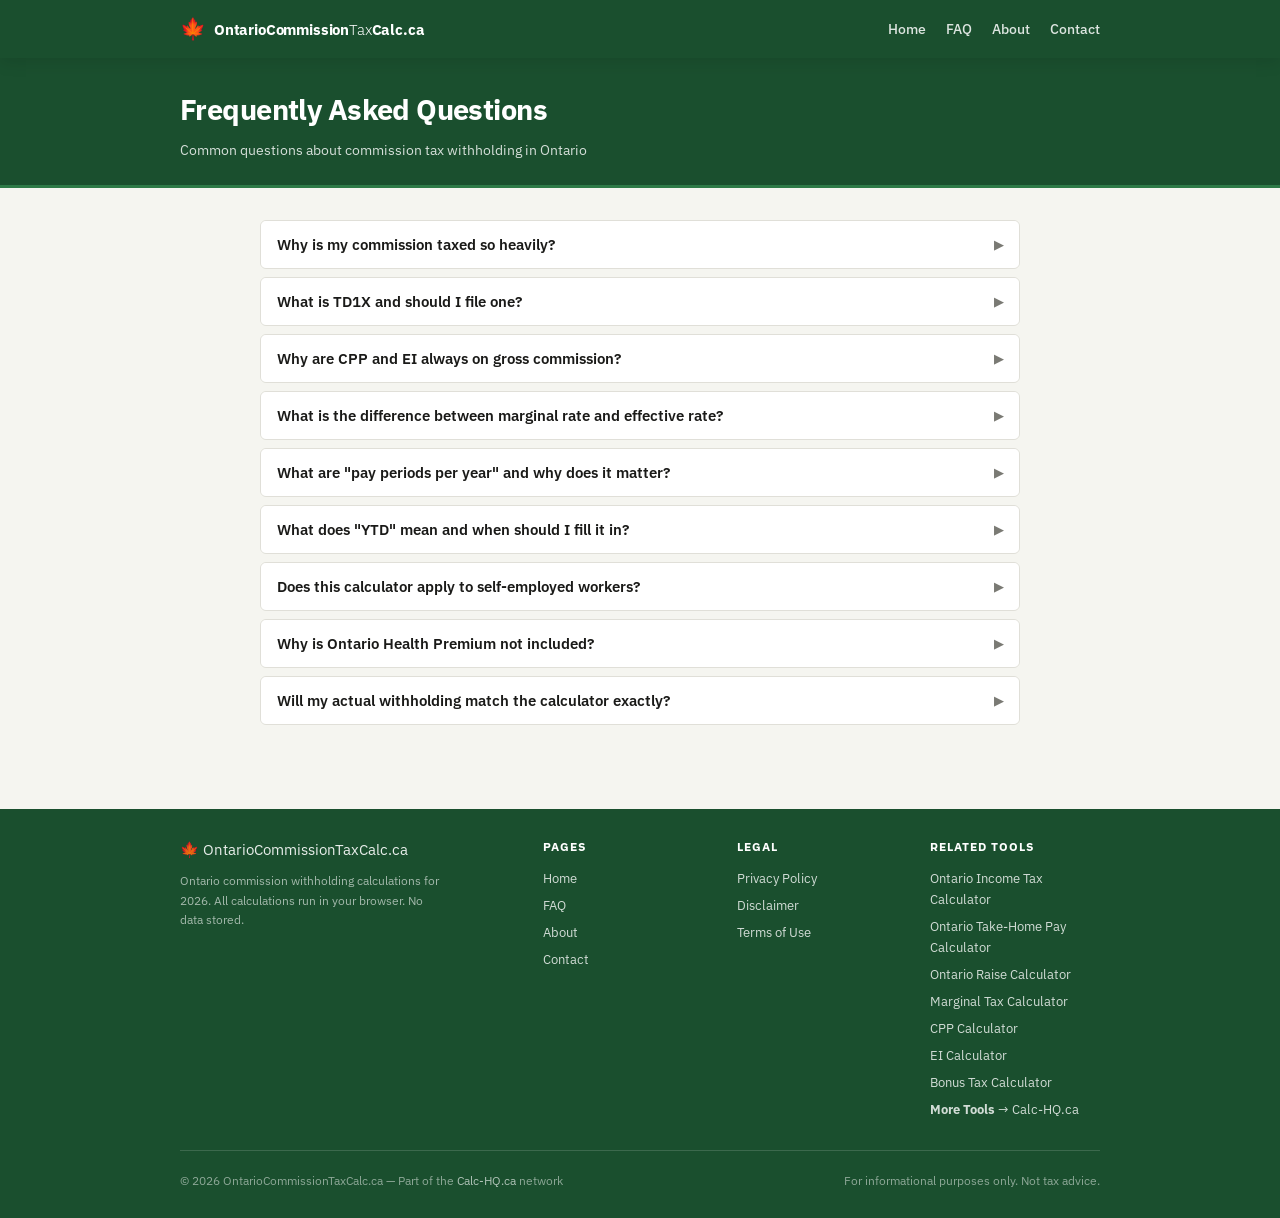
<file: faq.html>
<!DOCTYPE html>
<html lang="en-CA">
<head>
  <meta charset="UTF-8">
  <meta name="viewport" content="width=device-width, initial-scale=1.0">
  <title>FAQ — Ontario Commission Tax Calculator 2026</title>
  <meta name="description" content="Frequently asked questions about Ontario commission tax withholding — TD1X, CPP, EI, marginal rates, and how the calculator works.">
  <link rel="canonical" href="https://www.ontariocommissiontaxcalc.ca/faq.html">
  <link rel="preconnect" href="https://fonts.googleapis.com">
  <link rel="preconnect" href="https://fonts.gstatic.com" crossorigin>
  <link href="https://fonts.googleapis.com/css2?family=IBM+Plex+Sans:wght@300;400;500;600;700&family=IBM+Plex+Mono:wght@400;500;600&display=swap" rel="stylesheet">
  <link rel="stylesheet" href="css/style.css?v=e1e1d04">
  <link rel="icon" href="data:image/svg+xml,<svg xmlns='http://www.w3.org/2000/svg' viewBox='0 0 100 100'><text y='.9em' font-size='90'>🍁</text></svg>" />
  <script async src="https://pagead2.googlesyndication.com/pagead/js/adsbygoogle.js?client=ca-pub-7744853829365165" crossorigin="anonymous"></script>
</head>
<body>

<header class="site-header">
  <div class="header-inner">
    <a href="index.html" class="site-logo">
      <span class="logo-maple">🍁</span>
      <span class="logo-text">OntarioCommission<span>Tax</span>Calc.ca</span>
    </a>
    <nav class="site-nav" aria-label="Main navigation">
      <a href="index.html">Home</a>
      <a href="faq.html" class="active">FAQ</a>
      <a href="about.html">About</a>
      <a href="contact.html">Contact</a>
    </nav>
    <button class="hamburger" aria-label="Menu" aria-expanded="false">
      <span></span><span></span><span></span>
    </button>
  </div>
</header>

<!-- Mobile nav overlay -->
<div class="mobile-nav-overlay" id="mobile-overlay"></div>
<nav class="mobile-nav" id="mobile-nav">
  <a href="index.html">Home</a>
  <a href="faq.html">FAQ</a>
  <a href="about.html">About</a>
  <a href="contact.html">Contact</a>
</nav>

<section class="page-hero">
  <div class="container">
    <h1>Frequently Asked Questions</h1>
    <p>Common questions about commission tax withholding in Ontario</p>
  </div>
</section>

<main class="page-content">
  <div class="content-col">

    <div class="faq-item">
      <button class="faq-q" aria-expanded="false" aria-controls="faq1">
        Why is my commission taxed so heavily? <span class="faq-icon">▶</span>
      </button>
      <div class="faq-a" id="faq1">
        <p>Commission payments are not taxed at a flat "bonus rate." The CRA uses a <strong>progressive annualisation method</strong>: your commission is treated as if it repeats every pay period for the full year, stacking on top of your annual salary. This places the commission firmly in the highest marginal brackets that apply to your total income, which is why withholding feels large. The good news: any excess withholding is refunded when you file your T1 return.</p>
      </div>
    </div>

    <div class="faq-item">
      <button class="faq-q" aria-expanded="false" aria-controls="faq2">
        What is TD1X and should I file one? <span class="faq-icon">▶</span>
      </button>
      <div class="faq-a" id="faq2">
        <p>Form TD1X (Statement of Commission Income and Expenses for Payroll Tax Deductions) allows your employer to reduce income tax withholding by the amount of deductible employment expenses you incur to earn your commission — things like vehicle use, home office, supplies, and professional memberships.</p>
        <p>You should file a TD1X if you have significant employment expenses. It doesn't change your actual tax owing at year-end — it just improves cash flow by reducing over-withholding during the year. Note: <strong>CPP1, CPP2, and EI are always calculated on your gross commission regardless of whether you file a TD1X.</strong></p>
      </div>
    </div>

    <div class="faq-item">
      <button class="faq-q" aria-expanded="false" aria-controls="faq3">
        Why are CPP and EI always on gross commission? <span class="faq-icon">▶</span>
      </button>
      <div class="faq-a" id="faq3">
        <p>CPP and EI are statutory payroll deductions based on your <em>insurable and pensionable earnings</em>, which is your gross commission before any expense deductions. TD1X only authorises a reduction in <em>income tax</em> withholding — it has no effect on CPP or EI calculations. This is a CRA rule with no exceptions for commission earners.</p>
      </div>
    </div>

    <div class="faq-item">
      <button class="faq-q" aria-expanded="false" aria-controls="faq4">
        What is the difference between marginal rate and effective rate? <span class="faq-icon">▶</span>
      </button>
      <div class="faq-a" id="faq4">
        <p><strong>Marginal rate (combined):</strong> The federal + Ontario income tax withholding on this commission as a percentage of the gross commission. This reflects which tax brackets your commission falls into after stacking on your salary — it is not your average rate on all income.</p>
        <p><strong>Effective withholding rate:</strong> Total withholding (income tax + CPP1 + CPP2 + EI) as a percentage of gross commission. This is the actual percentage of your commission cheque that will be withheld.</p>
        <p>CPP and EI are shown as separate line items and are <em>not</em> included in the combined marginal rate display.</p>
      </div>
    </div>

    <div class="faq-item">
      <button class="faq-q" aria-expanded="false" aria-controls="faq5">
        What are "pay periods per year" and why does it matter? <span class="faq-icon">▶</span>
      </button>
      <div class="faq-a" id="faq5">
        <p>The number of commission payments you receive per year is used for two purposes:</p>
        <ul>
          <li><strong>Annualisation:</strong> To estimate your total annual income for tax bracket purposes, your commission is multiplied by the number of pay periods. More pay periods = each individual payment is a smaller portion of annual income = potentially lower marginal rate per payment.</li>
          <li><strong>CPP exemption proration:</strong> The $3,500 annual CPP basic exemption is divided by the number of pay periods. More pay periods = smaller per-period exemption = slightly more CPP per payment.</li>
        </ul>
        <p>Choose the number that best reflects how frequently you actually receive commission payments.</p>
      </div>
    </div>

    <div class="faq-item">
      <button class="faq-q" aria-expanded="false" aria-controls="faq6">
        What does "YTD" mean and when should I fill it in? <span class="faq-icon">▶</span>
      </button>
      <div class="faq-a" id="faq6">
        <p>YTD stands for Year-to-Date — the cumulative amount already paid this calendar year. By default, all YTD fields are $0, which is correct at the start of the year. If you are calculating mid-year and have already paid some CPP or EI through earlier paycheques, enter those amounts to get an accurate picture. The calculator caps this payment's CPP/EI deductions at the remaining annual room.</p>
        <ul>
          <li>CPP1 annual maximum: $4,230.45</li>
          <li>CPP2 annual maximum: $416.00</li>
          <li>EI annual maximum: $1,123.07</li>
        </ul>
      </div>
    </div>

    <div class="faq-item">
      <button class="faq-q" aria-expanded="false" aria-controls="faq7">
        Does this calculator apply to self-employed workers? <span class="faq-icon">▶</span>
      </button>
      <div class="faq-a" id="faq7">
        <p>No. This calculator is for <strong>employees</strong> who receive commission income from an employer who remits payroll deductions to the CRA. Self-employed individuals are not subject to employer withholding and instead pay taxes (and both the employee and employer portions of CPP) through quarterly instalments or on filing. Different rules and forms apply.</p>
      </div>
    </div>

    <div class="faq-item">
      <button class="faq-q" aria-expanded="false" aria-controls="faq8">
        Why is Ontario Health Premium not included? <span class="faq-icon">▶</span>
      </button>
      <div class="faq-a" id="faq8">
        <p>The Ontario Health Premium (OHP) is excluded from this calculator's MVP scope. It is an annual levy of up to $900 based on total Ontario taxable income and is typically reflected in payroll withholding as a fixed per-period deduction, not as a marginal amount tied to a single commission payment. This exclusion is clearly noted in the calculator disclaimers.</p>
      </div>
    </div>

    <div class="faq-item">
      <button class="faq-q" aria-expanded="false" aria-controls="faq9">
        Will my actual withholding match the calculator exactly? <span class="faq-icon">▶</span>
      </button>
      <div class="faq-a" id="faq9">
        <p>Results are estimates based on the annualisation method and the data you enter. Actual withholding may differ if:</p>
        <ul>
          <li>Your employer uses a different pay period assumption</li>
          <li>You have other non-refundable tax credits beyond the Basic Personal Amount</li>
          <li>Your employer has a different YTD tracking approach</li>
          <li>You have pension adjustments, RRSP deductions, or other income adjustments</li>
        </ul>
        <p>This calculator is for estimation and planning purposes. Consult a tax professional or the CRA directly for authoritative guidance.</p>
      </div>
    </div>

  </div>
</main>

<!-- FAQ accordion script -->
<script>
  document.querySelectorAll('.faq-q').forEach(btn => {
    btn.addEventListener('click', () => {
      const expanded = btn.getAttribute('aria-expanded') === 'true';
      const answerId = btn.getAttribute('aria-controls');
      const answer   = document.getElementById(answerId);
      btn.setAttribute('aria-expanded', String(!expanded));
      answer.classList.toggle('open', !expanded);
    });
  });
</script>

<footer class="site-footer">
  <div class="container">
    <div class="footer-grid">
      <div class="footer-brand">
        <div class="logo">🍁 OntarioCommissionTaxCalc.ca</div>
        <p>Ontario commission withholding calculations for 2026. All calculations run in your browser. No data stored.</p>
      </div>
      <div class="footer-col">
        <h4>PAGES</h4>
        <a href="index.html">Home</a>
        <a href="faq.html">FAQ</a>
        <a href="about.html">About</a>
        <a href="contact.html">Contact</a>
      </div>
      <div class="footer-col">
        <h4>LEGAL</h4>
        <a href="privacy.html">Privacy Policy</a>
        <a href="legal.html">Disclaimer</a>
        <a href="terms.html">Terms of Use</a>
      </div>
      <div class="footer-col">
        <h4>RELATED TOOLS</h4>
        <div id="related-tools"></div>
        <a href="https://calc-hq.ca/" class="more-tools-link" rel="noopener"><strong>More Tools</strong> → Calc-HQ.ca</a>
      </div>
    </div>
    <div class="footer-bottom">
      <span>© 2026 OntarioCommissionTaxCalc.ca — Part of the <a href="https://calc-hq.ca/" rel="noopener">Calc-HQ.ca</a> network</span>
      <span>For informational purposes only. Not tax advice.</span>
    </div>
  </div>
</footer>

<!-- FAQ accordion script -->
<script>
  document.querySelectorAll('.faq-q').forEach(btn => {
    btn.addEventListener('click', () => {
      const expanded = btn.getAttribute('aria-expanded') === 'true';
      const answerId = btn.getAttribute('aria-controls');
      const answer   = document.getElementById(answerId);
      btn.setAttribute('aria-expanded', String(!expanded));
      answer.classList.toggle('open', !expanded);
    });
  });
</script>

<!-- Hamburger menu logic -->
<script>
(function() {
  var hamburger = document.querySelector('.hamburger');
  var mobileNav = document.getElementById('mobile-nav');
  var overlay = document.getElementById('mobile-overlay');
  function toggleMenu() {
    var isOpen = hamburger.classList.toggle('active');
    mobileNav.classList.toggle('active', isOpen);
    overlay.classList.toggle('active', isOpen);
    hamburger.setAttribute('aria-expanded', String(isOpen));
    document.body.style.overflow = isOpen ? 'hidden' : '';
  }
  function closeMenu() {
    hamburger.classList.remove('active');
    mobileNav.classList.remove('active');
    overlay.classList.remove('active');
    hamburger.setAttribute('aria-expanded', 'false');
    document.body.style.overflow = '';
  }
  if (hamburger) hamburger.addEventListener('click', toggleMenu);
  if (overlay) overlay.addEventListener('click', closeMenu);
  if (mobileNav) mobileNav.querySelectorAll('a').forEach(function(a) { a.addEventListener('click', closeMenu); });
})();
</script>

<script src="js/network.js"></script>
<script src="js/ads.js"></script>
</body>
</html>
</file>
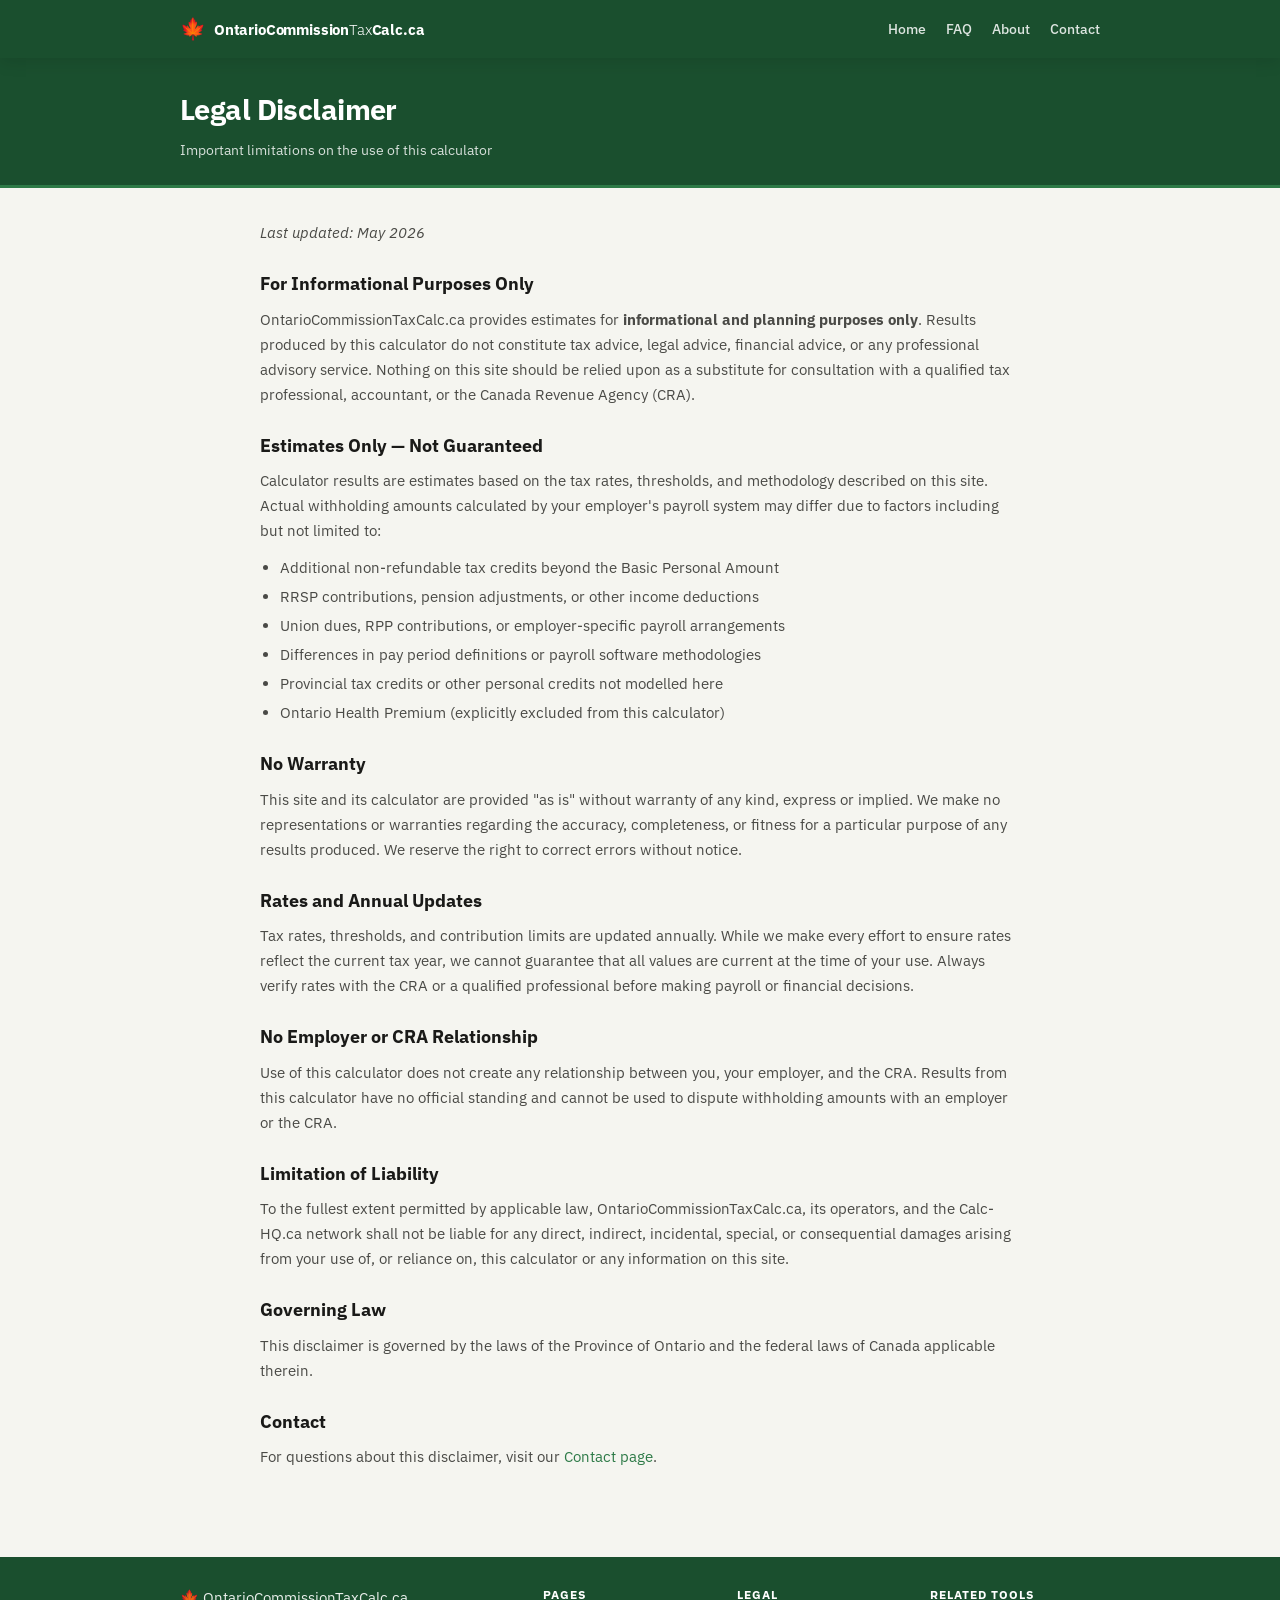
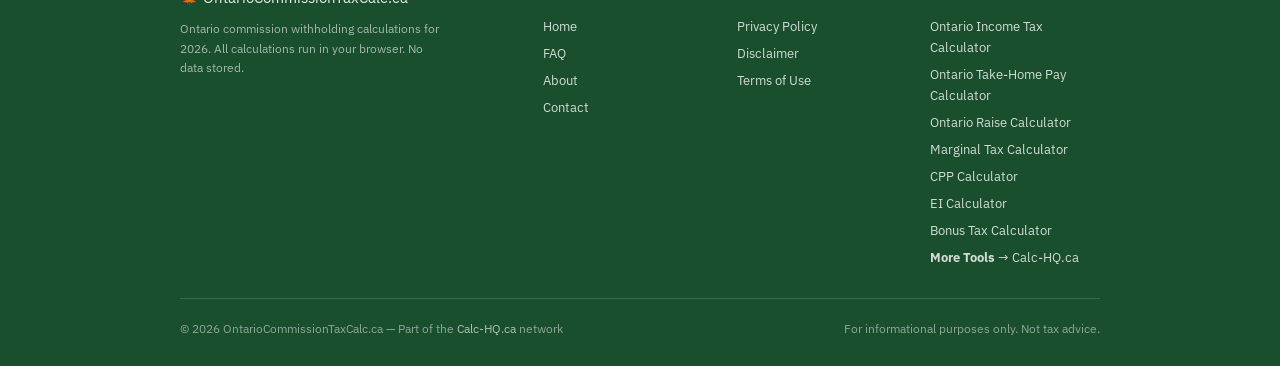
<file: legal.html>
<!DOCTYPE html>
<html lang="en-CA">
<head>
  <meta charset="UTF-8">
  <meta name="viewport" content="width=device-width, initial-scale=1.0">
  <title>Disclaimer — Ontario Commission Tax Calculator 2026</title>
  <meta name="description" content="Legal disclaimer for OntarioCommissionTaxCalc.ca — results are estimates for informational purposes only and do not constitute tax advice.">
  <link rel="canonical" href="https://www.ontariocommissiontaxcalc.ca/legal.html">
  <link rel="preconnect" href="https://fonts.googleapis.com">
  <link rel="preconnect" href="https://fonts.gstatic.com" crossorigin>
  <link href="https://fonts.googleapis.com/css2?family=IBM+Plex+Sans:wght@300;400;500;600;700&family=IBM+Plex+Mono:wght@400;500;600&display=swap" rel="stylesheet">
  <link rel="stylesheet" href="css/style.css?v=e1e1d04">
  <link rel="icon" href="data:image/svg+xml,<svg xmlns='http://www.w3.org/2000/svg' viewBox='0 0 100 100'><text y='.9em' font-size='90'>🍁</text></svg>" />
  <script async src="https://pagead2.googlesyndication.com/pagead/js/adsbygoogle.js?client=ca-pub-7744853829365165" crossorigin="anonymous"></script>
</head>
<body>

<header class="site-header">
  <div class="header-inner">
    <a href="index.html" class="site-logo">
      <span class="logo-maple">🍁</span>
      <span class="logo-text">OntarioCommission<span>Tax</span>Calc.ca</span>
    </a>
    <nav class="site-nav" aria-label="Main navigation">
      <a href="index.html">Home</a>
      <a href="faq.html">FAQ</a>
      <a href="about.html">About</a>
      <a href="contact.html">Contact</a>
    </nav>
    <button class="hamburger" aria-label="Menu" aria-expanded="false">
      <span></span><span></span><span></span>
    </button>
  </div>
</header>

<!-- Mobile nav overlay -->
<div class="mobile-nav-overlay" id="mobile-overlay"></div>
<nav class="mobile-nav" id="mobile-nav">
  <a href="index.html">Home</a>
  <a href="faq.html">FAQ</a>
  <a href="about.html">About</a>
  <a href="contact.html">Contact</a>
</nav>

<section class="page-hero">
  <div class="container">
    <h1>Legal Disclaimer</h1>
    <p>Important limitations on the use of this calculator</p>
  </div>
</section>

<main class="page-content">
  <div class="content-col">

    <p><em>Last updated: May 2026</em></p>

    <h2>For Informational Purposes Only</h2>
    <p>OntarioCommissionTaxCalc.ca provides estimates for <strong>informational and planning purposes only</strong>. Results produced by this calculator do not constitute tax advice, legal advice, financial advice, or any professional advisory service. Nothing on this site should be relied upon as a substitute for consultation with a qualified tax professional, accountant, or the Canada Revenue Agency (CRA).</p>

    <h2>Estimates Only — Not Guaranteed</h2>
    <p>Calculator results are estimates based on the tax rates, thresholds, and methodology described on this site. Actual withholding amounts calculated by your employer's payroll system may differ due to factors including but not limited to:</p>
    <ul>
      <li>Additional non-refundable tax credits beyond the Basic Personal Amount</li>
      <li>RRSP contributions, pension adjustments, or other income deductions</li>
      <li>Union dues, RPP contributions, or employer-specific payroll arrangements</li>
      <li>Differences in pay period definitions or payroll software methodologies</li>
      <li>Provincial tax credits or other personal credits not modelled here</li>
      <li>Ontario Health Premium (explicitly excluded from this calculator)</li>
    </ul>

    <h2>No Warranty</h2>
    <p>This site and its calculator are provided "as is" without warranty of any kind, express or implied. We make no representations or warranties regarding the accuracy, completeness, or fitness for a particular purpose of any results produced. We reserve the right to correct errors without notice.</p>

    <h2>Rates and Annual Updates</h2>
    <p>Tax rates, thresholds, and contribution limits are updated annually. While we make every effort to ensure rates reflect the current tax year, we cannot guarantee that all values are current at the time of your use. Always verify rates with the CRA or a qualified professional before making payroll or financial decisions.</p>

    <h2>No Employer or CRA Relationship</h2>
    <p>Use of this calculator does not create any relationship between you, your employer, and the CRA. Results from this calculator have no official standing and cannot be used to dispute withholding amounts with an employer or the CRA.</p>

    <h2>Limitation of Liability</h2>
    <p>To the fullest extent permitted by applicable law, OntarioCommissionTaxCalc.ca, its operators, and the Calc-HQ.ca network shall not be liable for any direct, indirect, incidental, special, or consequential damages arising from your use of, or reliance on, this calculator or any information on this site.</p>

    <h2>Governing Law</h2>
    <p>This disclaimer is governed by the laws of the Province of Ontario and the federal laws of Canada applicable therein.</p>

    <h2>Contact</h2>
    <p>For questions about this disclaimer, visit our <a href="contact.html">Contact page</a>.</p>

  </div>
</main>

<footer class="site-footer">
  <div class="container">
    <div class="footer-grid">
      <div class="footer-brand">
        <div class="logo">🍁 OntarioCommissionTaxCalc.ca</div>
        <p>Ontario commission withholding calculations for 2026. All calculations run in your browser. No data stored.</p>
      </div>
      <div class="footer-col">
        <h4>PAGES</h4>
        <a href="index.html">Home</a>
        <a href="faq.html">FAQ</a>
        <a href="about.html">About</a>
        <a href="contact.html">Contact</a>
      </div>
      <div class="footer-col">
        <h4>LEGAL</h4>
        <a href="privacy.html">Privacy Policy</a>
        <a href="legal.html">Disclaimer</a>
        <a href="terms.html">Terms of Use</a>
      </div>
      <div class="footer-col">
        <h4>RELATED TOOLS</h4>
        <div id="related-tools"></div>
        <a href="https://calc-hq.ca/" class="more-tools-link" rel="noopener"><strong>More Tools</strong> → Calc-HQ.ca</a>
      </div>
    </div>
    <div class="footer-bottom">
      <span>© 2026 OntarioCommissionTaxCalc.ca — Part of the <a href="https://calc-hq.ca/" rel="noopener">Calc-HQ.ca</a> network</span>
      <span>For informational purposes only. Not tax advice.</span>
    </div>
  </div>
</footer>

<!-- Hamburger menu logic -->
<script>
(function() {
  var hamburger = document.querySelector('.hamburger');
  var mobileNav = document.getElementById('mobile-nav');
  var overlay = document.getElementById('mobile-overlay');
  function toggleMenu() {
    var isOpen = hamburger.classList.toggle('active');
    mobileNav.classList.toggle('active', isOpen);
    overlay.classList.toggle('active', isOpen);
    hamburger.setAttribute('aria-expanded', String(isOpen));
    document.body.style.overflow = isOpen ? 'hidden' : '';
  }
  function closeMenu() {
    hamburger.classList.remove('active');
    mobileNav.classList.remove('active');
    overlay.classList.remove('active');
    hamburger.setAttribute('aria-expanded', 'false');
    document.body.style.overflow = '';
  }
  if (hamburger) hamburger.addEventListener('click', toggleMenu);
  if (overlay) overlay.addEventListener('click', closeMenu);
  if (mobileNav) mobileNav.querySelectorAll('a').forEach(function(a) { a.addEventListener('click', closeMenu); });
})();
</script>

<script src="js/network.js"></script>
<script src="js/ads.js"></script>
</body>
</html>
</file>
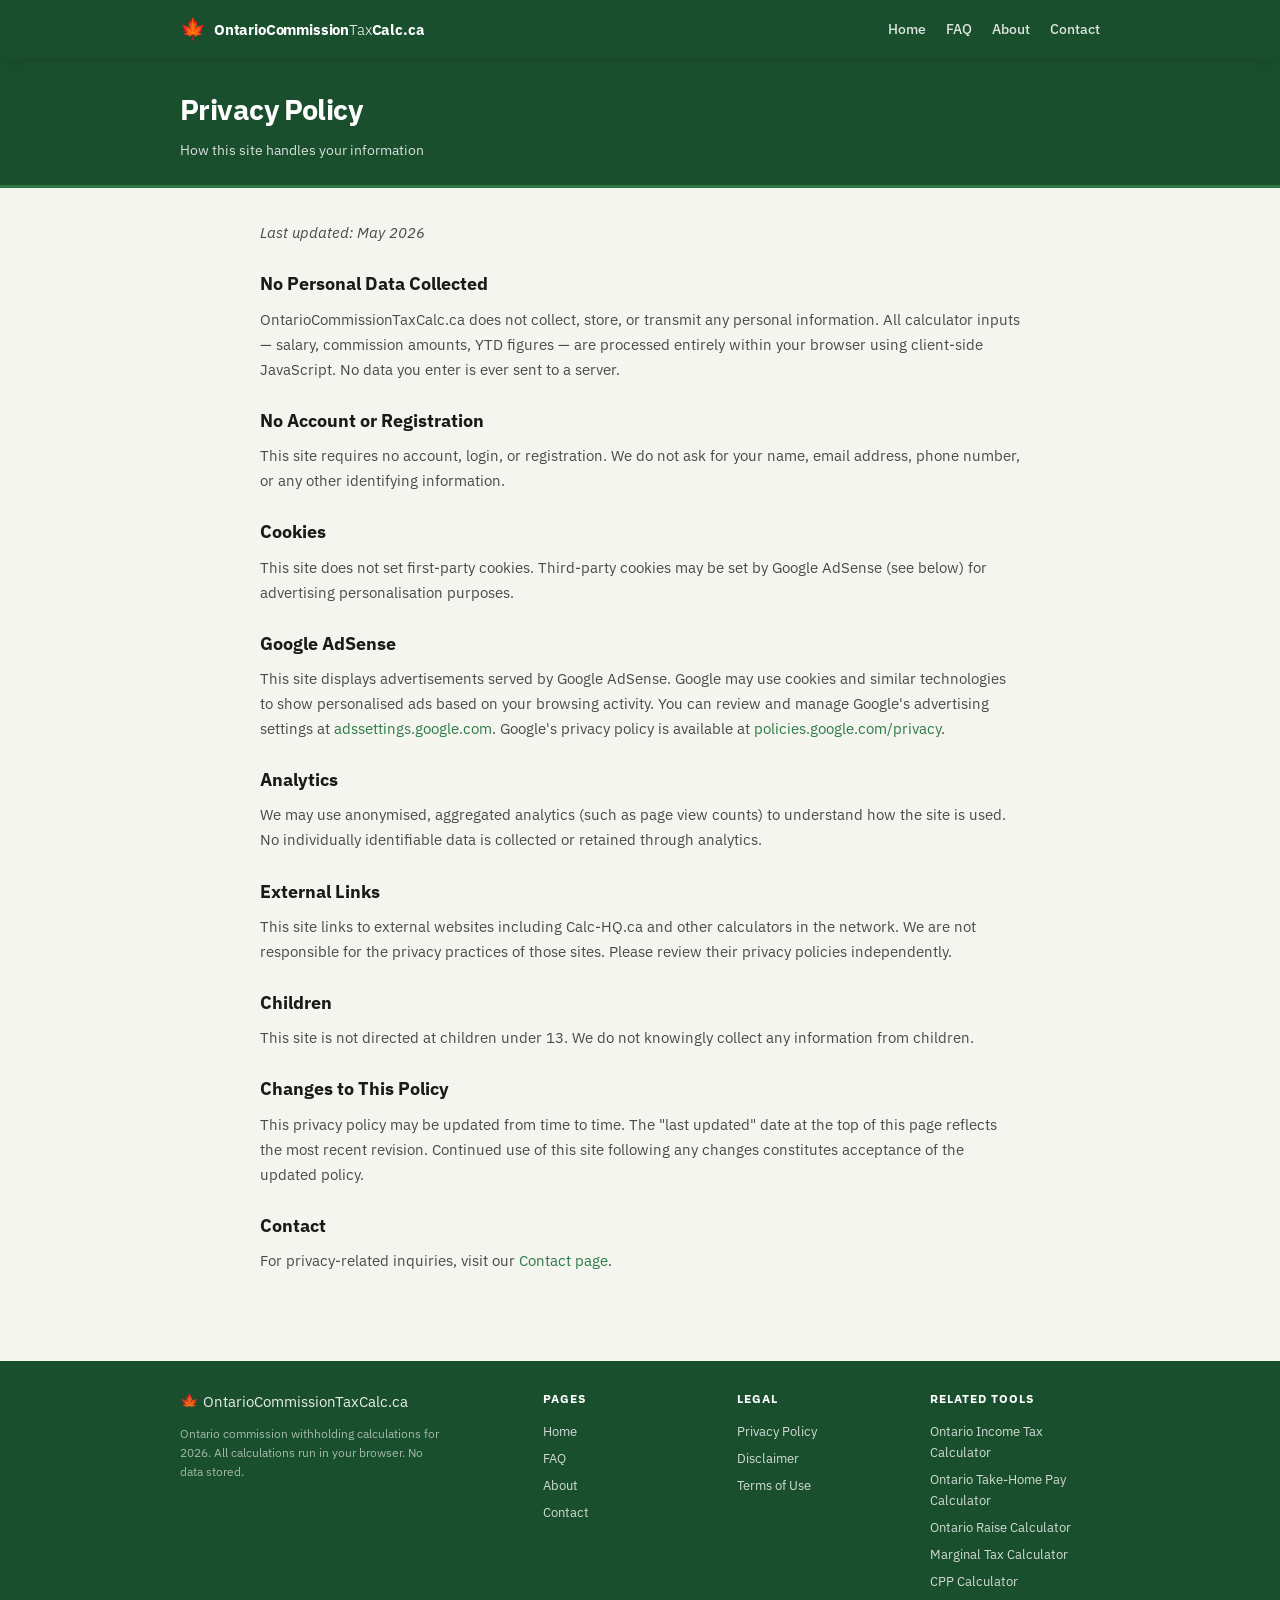
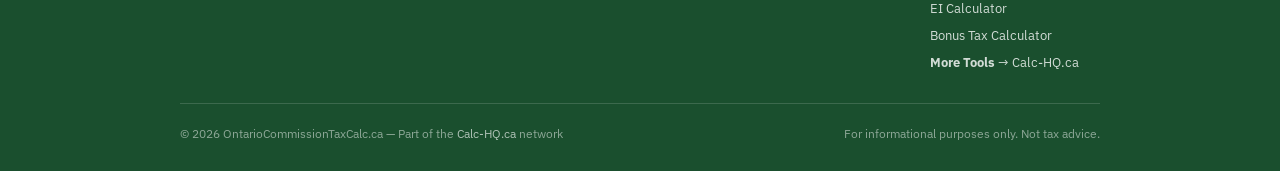
<file: privacy.html>
<!DOCTYPE html>
<html lang="en-CA">
<head>
  <meta charset="UTF-8">
  <meta name="viewport" content="width=device-width, initial-scale=1.0">
  <title>Privacy Policy — Ontario Commission Tax Calculator 2026</title>
  <meta name="description" content="Privacy policy for OntarioCommissionTaxCalc.ca — no personal data is collected. All calculations run locally in your browser.">
  <link rel="canonical" href="https://www.ontariocommissiontaxcalc.ca/privacy.html">
  <link rel="preconnect" href="https://fonts.googleapis.com">
  <link rel="preconnect" href="https://fonts.gstatic.com" crossorigin>
  <link href="https://fonts.googleapis.com/css2?family=IBM+Plex+Sans:wght@300;400;500;600;700&family=IBM+Plex+Mono:wght@400;500;600&display=swap" rel="stylesheet">
  <link rel="stylesheet" href="css/style.css?v=e1e1d04">
  <link rel="icon" href="data:image/svg+xml,<svg xmlns='http://www.w3.org/2000/svg' viewBox='0 0 100 100'><text y='.9em' font-size='90'>🍁</text></svg>" />
  <script async src="https://pagead2.googlesyndication.com/pagead/js/adsbygoogle.js?client=ca-pub-7744853829365165" crossorigin="anonymous"></script>
</head>
<body>

<header class="site-header">
  <div class="header-inner">
    <a href="index.html" class="site-logo">
      <span class="logo-maple">🍁</span>
      <span class="logo-text">OntarioCommission<span>Tax</span>Calc.ca</span>
    </a>
    <nav class="site-nav" aria-label="Main navigation">
      <a href="index.html">Home</a>
      <a href="faq.html">FAQ</a>
      <a href="about.html">About</a>
      <a href="contact.html">Contact</a>
    </nav>
    <button class="hamburger" aria-label="Menu" aria-expanded="false">
      <span></span><span></span><span></span>
    </button>
  </div>
</header>

<!-- Mobile nav overlay -->
<div class="mobile-nav-overlay" id="mobile-overlay"></div>
<nav class="mobile-nav" id="mobile-nav">
  <a href="index.html">Home</a>
  <a href="faq.html">FAQ</a>
  <a href="about.html">About</a>
  <a href="contact.html">Contact</a>
</nav>

<section class="page-hero">
  <div class="container">
    <h1>Privacy Policy</h1>
    <p>How this site handles your information</p>
  </div>
</section>

<main class="page-content">
  <div class="content-col">

    <p><em>Last updated: May 2026</em></p>

    <h2>No Personal Data Collected</h2>
    <p>OntarioCommissionTaxCalc.ca does not collect, store, or transmit any personal information. All calculator inputs — salary, commission amounts, YTD figures — are processed entirely within your browser using client-side JavaScript. No data you enter is ever sent to a server.</p>

    <h2>No Account or Registration</h2>
    <p>This site requires no account, login, or registration. We do not ask for your name, email address, phone number, or any other identifying information.</p>

    <h2>Cookies</h2>
    <p>This site does not set first-party cookies. Third-party cookies may be set by Google AdSense (see below) for advertising personalisation purposes.</p>

    <h2>Google AdSense</h2>
    <p>This site displays advertisements served by Google AdSense. Google may use cookies and similar technologies to show personalised ads based on your browsing activity. You can review and manage Google's advertising settings at <a href="https://adssettings.google.com" rel="noopener noreferrer" target="_blank">adssettings.google.com</a>. Google's privacy policy is available at <a href="https://policies.google.com/privacy" rel="noopener noreferrer" target="_blank">policies.google.com/privacy</a>.</p>

    <h2>Analytics</h2>
    <p>We may use anonymised, aggregated analytics (such as page view counts) to understand how the site is used. No individually identifiable data is collected or retained through analytics.</p>

    <h2>External Links</h2>
    <p>This site links to external websites including Calc-HQ.ca and other calculators in the network. We are not responsible for the privacy practices of those sites. Please review their privacy policies independently.</p>

    <h2>Children</h2>
    <p>This site is not directed at children under 13. We do not knowingly collect any information from children.</p>

    <h2>Changes to This Policy</h2>
    <p>This privacy policy may be updated from time to time. The "last updated" date at the top of this page reflects the most recent revision. Continued use of this site following any changes constitutes acceptance of the updated policy.</p>

    <h2>Contact</h2>
    <p>For privacy-related inquiries, visit our <a href="contact.html">Contact page</a>.</p>

  </div>
</main>

<footer class="site-footer">
  <div class="container">
    <div class="footer-grid">
      <div class="footer-brand">
        <div class="logo">🍁 OntarioCommissionTaxCalc.ca</div>
        <p>Ontario commission withholding calculations for 2026. All calculations run in your browser. No data stored.</p>
      </div>
      <div class="footer-col">
        <h4>PAGES</h4>
        <a href="index.html">Home</a>
        <a href="faq.html">FAQ</a>
        <a href="about.html">About</a>
        <a href="contact.html">Contact</a>
      </div>
      <div class="footer-col">
        <h4>LEGAL</h4>
        <a href="privacy.html">Privacy Policy</a>
        <a href="legal.html">Disclaimer</a>
        <a href="terms.html">Terms of Use</a>
      </div>
      <div class="footer-col">
        <h4>RELATED TOOLS</h4>
        <div id="related-tools"></div>
        <a href="https://calc-hq.ca/" class="more-tools-link" rel="noopener"><strong>More Tools</strong> → Calc-HQ.ca</a>
      </div>
    </div>
    <div class="footer-bottom">
      <span>© 2026 OntarioCommissionTaxCalc.ca — Part of the <a href="https://calc-hq.ca/" rel="noopener">Calc-HQ.ca</a> network</span>
      <span>For informational purposes only. Not tax advice.</span>
    </div>
  </div>
</footer>

<!-- Hamburger menu logic -->
<script>
(function() {
  var hamburger = document.querySelector('.hamburger');
  var mobileNav = document.getElementById('mobile-nav');
  var overlay = document.getElementById('mobile-overlay');
  function toggleMenu() {
    var isOpen = hamburger.classList.toggle('active');
    mobileNav.classList.toggle('active', isOpen);
    overlay.classList.toggle('active', isOpen);
    hamburger.setAttribute('aria-expanded', String(isOpen));
    document.body.style.overflow = isOpen ? 'hidden' : '';
  }
  function closeMenu() {
    hamburger.classList.remove('active');
    mobileNav.classList.remove('active');
    overlay.classList.remove('active');
    hamburger.setAttribute('aria-expanded', 'false');
    document.body.style.overflow = '';
  }
  if (hamburger) hamburger.addEventListener('click', toggleMenu);
  if (overlay) overlay.addEventListener('click', closeMenu);
  if (mobileNav) mobileNav.querySelectorAll('a').forEach(function(a) { a.addEventListener('click', closeMenu); });
})();
</script>

<script src="js/network.js"></script>
<script src="js/ads.js"></script>
</body>
</html>
</file>
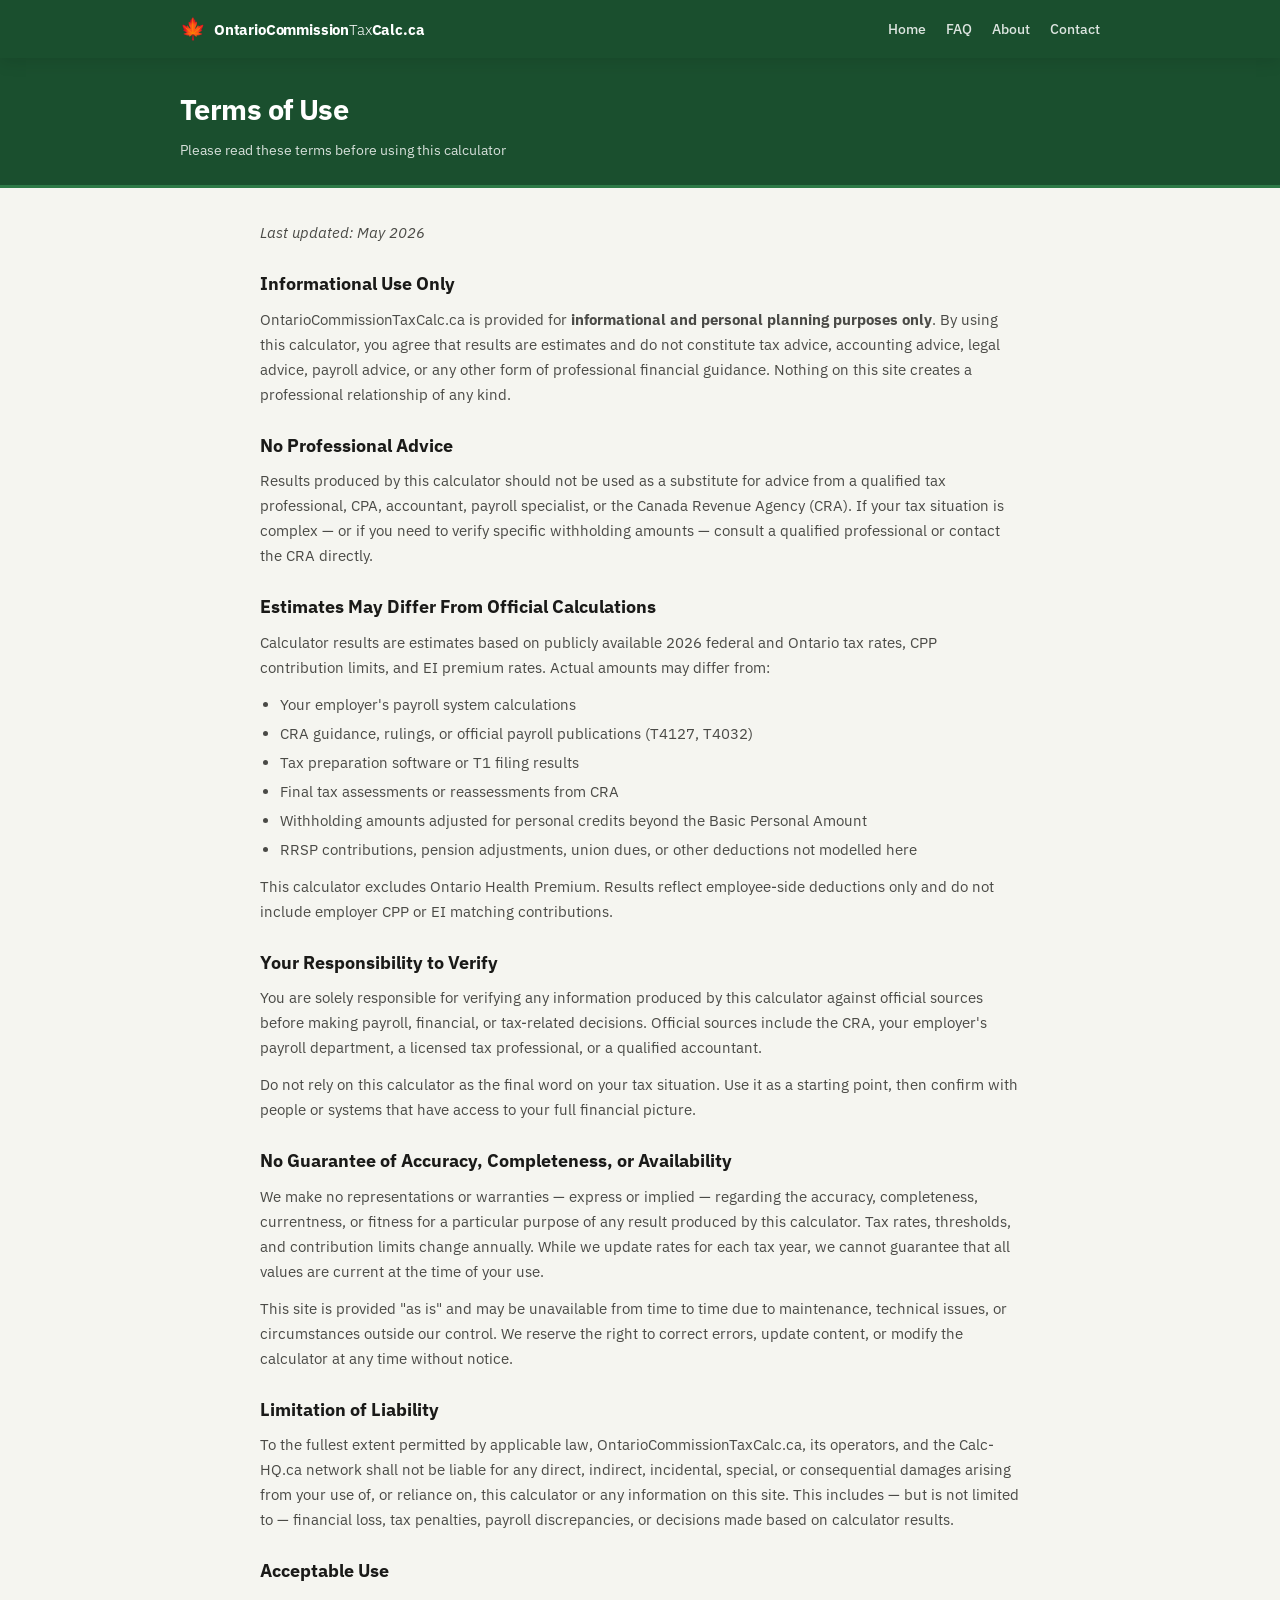
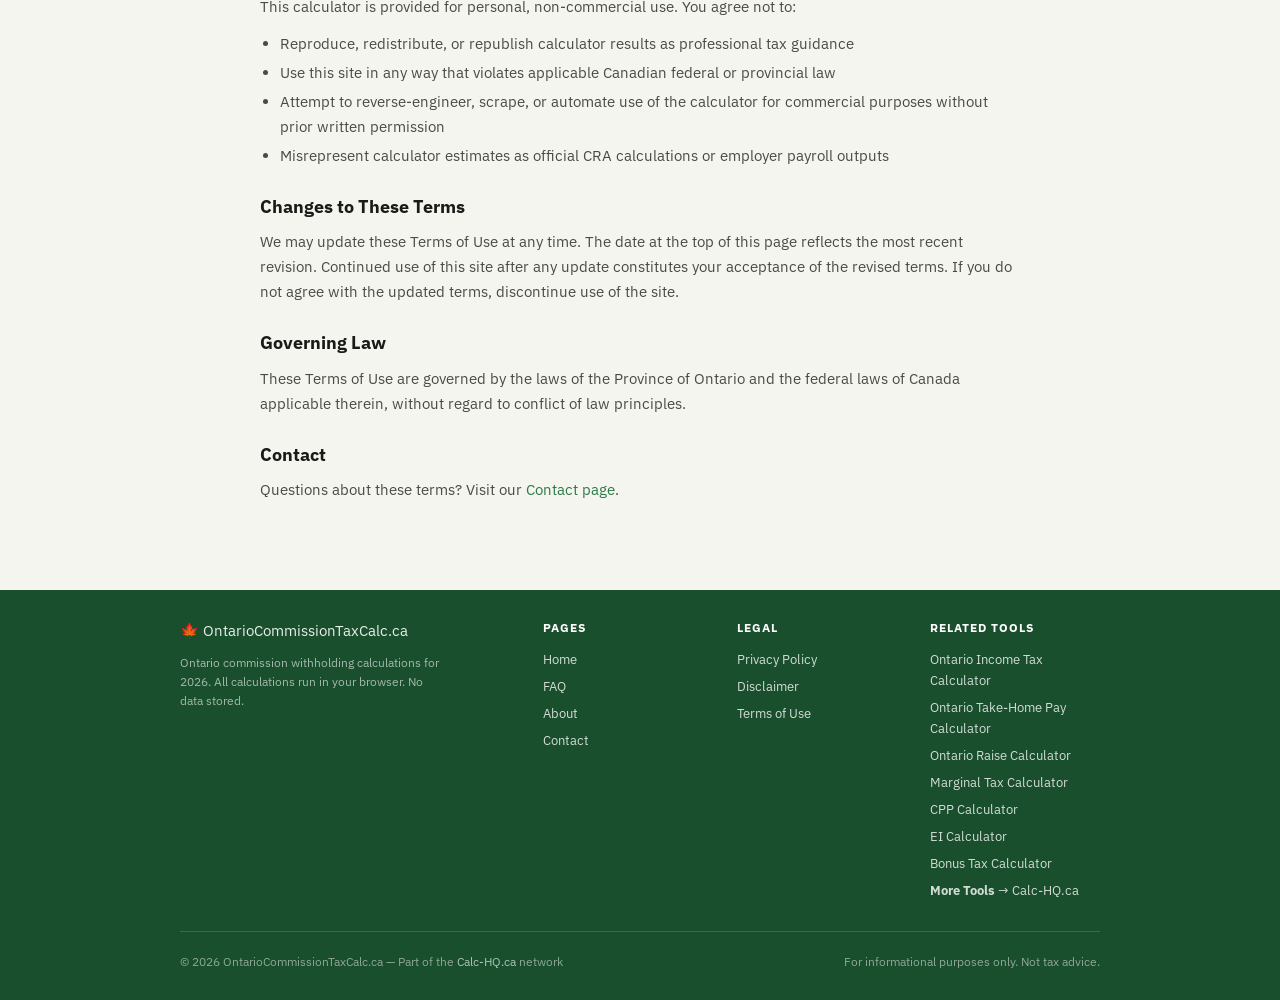
<file: terms.html>
<!DOCTYPE html>
<html lang="en-CA">
<head>
  <meta charset="UTF-8">
  <meta name="viewport" content="width=device-width, initial-scale=1.0">
  <title>Terms of Use — Ontario Commission Tax Calculator 2026</title>
  <meta name="description" content="Terms of Use for OntarioCommissionTaxCalc.ca — informational use only, no tax or financial advice, limitation of liability.">
  <link rel="canonical" href="https://www.ontariocommissiontaxcalc.ca/terms.html">
  <link rel="preconnect" href="https://fonts.googleapis.com">
  <link rel="preconnect" href="https://fonts.gstatic.com" crossorigin>
  <link href="https://fonts.googleapis.com/css2?family=IBM+Plex+Sans:wght@300;400;500;600;700&family=IBM+Plex+Mono:wght@400;500;600&display=swap" rel="stylesheet">
  <link rel="stylesheet" href="css/style.css?v=e1e1d04">
  <link rel="icon" href="data:image/svg+xml,<svg xmlns='http://www.w3.org/2000/svg' viewBox='0 0 100 100'><text y='.9em' font-size='90'>🍁</text></svg>" />
  <script async src="https://pagead2.googlesyndication.com/pagead/js/adsbygoogle.js?client=ca-pub-7744853829365165" crossorigin="anonymous"></script>
</head>
<body>

<header class="site-header">
  <div class="header-inner">
    <a href="index.html" class="site-logo">
      <span class="logo-maple">🍁</span>
      <span class="logo-text">OntarioCommission<span>Tax</span>Calc.ca</span>
    </a>
    <nav class="site-nav" aria-label="Main navigation">
      <a href="index.html">Home</a>
      <a href="faq.html">FAQ</a>
      <a href="about.html">About</a>
      <a href="contact.html">Contact</a>
    </nav>
    <button class="hamburger" aria-label="Menu" aria-expanded="false">
      <span></span><span></span><span></span>
    </button>
  </div>
</header>

<div class="mobile-nav-overlay" id="mobile-overlay"></div>
<nav class="mobile-nav" id="mobile-nav">
  <a href="index.html">Home</a>
  <a href="faq.html">FAQ</a>
  <a href="about.html">About</a>
  <a href="contact.html">Contact</a>
</nav>

<section class="page-hero">
  <div class="container">
    <h1>Terms of Use</h1>
    <p>Please read these terms before using this calculator</p>
  </div>
</section>

<main class="page-content">
  <div class="content-col">

    <p><em>Last updated: May 2026</em></p>

    <h2>Informational Use Only</h2>
    <p>OntarioCommissionTaxCalc.ca is provided for <strong>informational and personal planning purposes only</strong>. By using this calculator, you agree that results are estimates and do not constitute tax advice, accounting advice, legal advice, payroll advice, or any other form of professional financial guidance. Nothing on this site creates a professional relationship of any kind.</p>

    <h2>No Professional Advice</h2>
    <p>Results produced by this calculator should not be used as a substitute for advice from a qualified tax professional, CPA, accountant, payroll specialist, or the Canada Revenue Agency (CRA). If your tax situation is complex — or if you need to verify specific withholding amounts — consult a qualified professional or contact the CRA directly.</p>

    <h2>Estimates May Differ From Official Calculations</h2>
    <p>Calculator results are estimates based on publicly available 2026 federal and Ontario tax rates, CPP contribution limits, and EI premium rates. Actual amounts may differ from:</p>
    <ul>
      <li>Your employer's payroll system calculations</li>
      <li>CRA guidance, rulings, or official payroll publications (T4127, T4032)</li>
      <li>Tax preparation software or T1 filing results</li>
      <li>Final tax assessments or reassessments from CRA</li>
      <li>Withholding amounts adjusted for personal credits beyond the Basic Personal Amount</li>
      <li>RRSP contributions, pension adjustments, union dues, or other deductions not modelled here</li>
    </ul>
    <p>This calculator excludes Ontario Health Premium. Results reflect employee-side deductions only and do not include employer CPP or EI matching contributions.</p>

    <h2>Your Responsibility to Verify</h2>
    <p>You are solely responsible for verifying any information produced by this calculator against official sources before making payroll, financial, or tax-related decisions. Official sources include the CRA, your employer's payroll department, a licensed tax professional, or a qualified accountant.</p>
    <p>Do not rely on this calculator as the final word on your tax situation. Use it as a starting point, then confirm with people or systems that have access to your full financial picture.</p>

    <h2>No Guarantee of Accuracy, Completeness, or Availability</h2>
    <p>We make no representations or warranties — express or implied — regarding the accuracy, completeness, currentness, or fitness for a particular purpose of any result produced by this calculator. Tax rates, thresholds, and contribution limits change annually. While we update rates for each tax year, we cannot guarantee that all values are current at the time of your use.</p>
    <p>This site is provided "as is" and may be unavailable from time to time due to maintenance, technical issues, or circumstances outside our control. We reserve the right to correct errors, update content, or modify the calculator at any time without notice.</p>

    <h2>Limitation of Liability</h2>
    <p>To the fullest extent permitted by applicable law, OntarioCommissionTaxCalc.ca, its operators, and the Calc-HQ.ca network shall not be liable for any direct, indirect, incidental, special, or consequential damages arising from your use of, or reliance on, this calculator or any information on this site. This includes — but is not limited to — financial loss, tax penalties, payroll discrepancies, or decisions made based on calculator results.</p>

    <h2>Acceptable Use</h2>
    <p>This calculator is provided for personal, non-commercial use. You agree not to:</p>
    <ul>
      <li>Reproduce, redistribute, or republish calculator results as professional tax guidance</li>
      <li>Use this site in any way that violates applicable Canadian federal or provincial law</li>
      <li>Attempt to reverse-engineer, scrape, or automate use of the calculator for commercial purposes without prior written permission</li>
      <li>Misrepresent calculator estimates as official CRA calculations or employer payroll outputs</li>
    </ul>

    <h2>Changes to These Terms</h2>
    <p>We may update these Terms of Use at any time. The date at the top of this page reflects the most recent revision. Continued use of this site after any update constitutes your acceptance of the revised terms. If you do not agree with the updated terms, discontinue use of the site.</p>

    <h2>Governing Law</h2>
    <p>These Terms of Use are governed by the laws of the Province of Ontario and the federal laws of Canada applicable therein, without regard to conflict of law principles.</p>

    <h2>Contact</h2>
    <p>Questions about these terms? Visit our <a href="contact.html">Contact page</a>.</p>

  </div>
</main>

<footer class="site-footer">
  <div class="container">
    <div class="footer-grid">
      <div class="footer-brand">
        <div class="logo">🍁 OntarioCommissionTaxCalc.ca</div>
        <p>Ontario commission withholding calculations for 2026. All calculations run in your browser. No data stored.</p>
      </div>
      <div class="footer-col">
        <h4>PAGES</h4>
        <a href="index.html">Home</a>
        <a href="faq.html">FAQ</a>
        <a href="about.html">About</a>
        <a href="contact.html">Contact</a>
      </div>
      <div class="footer-col">
        <h4>LEGAL</h4>
        <a href="privacy.html">Privacy Policy</a>
        <a href="legal.html">Disclaimer</a>
        <a href="terms.html">Terms of Use</a>
      </div>
      <div class="footer-col">
        <h4>RELATED TOOLS</h4>
        <div id="related-tools"></div>
        <a href="https://calc-hq.ca/" class="more-tools-link" rel="noopener"><strong>More Tools</strong> → Calc-HQ.ca</a>
      </div>
    </div>
    <div class="footer-bottom">
      <span>© 2026 OntarioCommissionTaxCalc.ca — Part of the <a href="https://calc-hq.ca/" rel="noopener">Calc-HQ.ca</a> network</span>
      <span>For informational purposes only. Not tax advice.</span>
    </div>
  </div>
</footer>

<script src="js/network.js"></script>
<script src="js/ads.js"></script>
<script>
  var hamburger = document.querySelector('.hamburger');
  var mobileNav = document.getElementById('mobile-nav');
  var overlay = document.getElementById('mobile-overlay');
  function toggleMenu() {
    var isOpen = hamburger.classList.toggle('active');
    mobileNav.classList.toggle('open', isOpen);
    overlay.classList.toggle('active', isOpen);
    hamburger.setAttribute('aria-expanded', String(isOpen));
  }
  if (overlay) overlay.addEventListener('click', function() {
    hamburger.classList.remove('active');
    mobileNav.classList.remove('open');
    overlay.classList.remove('active');
    hamburger.setAttribute('aria-expanded', 'false');
  });
  if (hamburger) {
    hamburger.addEventListener('click', toggleMenu);
  }
</script>
</body>
</html>
</file>
<file: css/style.css>
/* ─── Design tokens ──────────────────────────────────────────────────────── */
:root {
  --bg:           #f5f5f0;
  --surface:      #ffffff;
  --surface-2:    #f9f9f6;
  --border:       #e0dfd8;
  --border-2:     #c8c7be;
  --text-primary: #1a1a18;
  --text-secondary:#4a4a46;
  --text-muted:   #7a7a74;
  --accent:       #1a4f2e;
  --accent-light: #e8f2ec;
  --accent-mid:   #2d7a47;
  --accent-hover: #153d24;
  --red:          #c0392b;
  --amber:        #c47a00;
  --radius:       6px;
  --radius-lg:    12px;
  --shadow-sm:    0 1px 3px rgba(0,0,0,0.08);
  --shadow:       0 4px 16px rgba(0,0,0,0.10);
  --shadow-lg:    0 8px 32px rgba(0,0,0,0.12);
  --max-width:    960px;
  --content-width: 760px;
}

/* ─── Reset ──────────────────────────────────────────────────────────────── */
*, *::before, *::after { box-sizing: border-box; margin: 0; padding: 0; }
html {
  font-size: 16px;
  scroll-behavior: smooth;
  overflow-x: hidden;
  max-width: 100%;
}
body {
  font-family: 'IBM Plex Sans', system-ui, sans-serif;
  background: var(--bg);
  color: var(--text-primary);
  line-height: 1.6;
  -webkit-font-smoothing: antialiased;
  overflow-x: hidden;
  max-width: 100%;
}
a { color: var(--accent-mid); text-decoration: none; }
a:hover { color: var(--accent-hover); text-decoration: underline; }
img, svg { display: block; max-width: 100%; }
table, pre, code, textarea, input { max-width: 100%; }

/* ─── Layout ─────────────────────────────────────────────────────────────── */
.container {
  max-width: var(--max-width);
  margin: 0 auto;
  padding: 0 20px;
}

/* ─── Page body (support pages) ─────────────────────────────────────────── */
.page-body {
  max-width: var(--content-width, 760px);
  margin: 32px auto;
  padding: 0 24px;
}
.page-body h2 {
  font-size: 1.1rem;
  font-weight: 700;
  color: var(--text-primary);
  margin: 28px 0 10px;
  letter-spacing: -0.01em;
}
.page-body h2:first-child { margin-top: 0; }
.page-body h3 {
  font-size: 0.95rem;
  font-weight: 600;
  color: var(--accent);
  margin: 18px 0 8px;
}
.page-body p {
  font-size: 0.9rem;
  color: var(--text-secondary);
  margin-bottom: 12px;
  line-height: 1.7;
}
.page-body ul, .page-body ol {
  padding-left: 20px;
  margin-bottom: 12px;
}
.page-body li {
  font-size: 0.9rem;
  color: var(--text-secondary);
  margin-bottom: 5px;
  line-height: 1.6;
}

/* ─── Header ─────────────────────────────────────────────────────────────── */
.site-header {
  background: var(--accent);
  color: #fff;
  height: 58px;
  position: sticky;
  top: 0;
  z-index: 100;
  box-shadow: var(--shadow);
}
.header-inner {
  max-width: var(--max-width);
  margin: 0 auto;
  padding: 0 20px;
  display: flex;
  align-items: center;
  justify-content: space-between;
  height: 100%;
}
.site-logo {
  display: flex;
  align-items: center;
  gap: 8px;
  color: #fff;
  font-weight: 700;
  font-size: 1rem;
  letter-spacing: -0.01em;
  text-decoration: none;
}
.site-logo:hover { color: rgba(255,255,255,0.85); text-decoration: none; }
.logo-maple { font-size: 1.3rem; line-height: 1; }
.logo-text { font-size: 0.95rem; font-weight: 700; }
.logo-text span { font-weight: 300; }
.site-nav {
  display: flex;
  align-items: center;
  gap: 20px;
}
.site-nav a {
  color: rgba(255,255,255,0.85);
  font-size: 0.875rem;
  font-weight: 500;
  text-decoration: none;
  transition: color 0.15s;
}
.site-nav a:hover { color: #fff; text-decoration: none; }

/* ─── Hamburger / Mobile Nav ────────────────────────────────────────────── */
.hamburger {
  display: none;
  background: none;
  border: none;
  cursor: pointer;
  padding: 8px;
  z-index: 110;
}
.hamburger span {
  display: block;
  width: 24px;
  height: 2px;
  background: #fff;
  border-radius: 2px;
  transition: transform 0.3s, opacity 0.3s;
}
.hamburger span + span { margin-top: 6px; }
.hamburger.active span:nth-child(1) { transform: translateY(8px) rotate(45deg); }
.hamburger.active span:nth-child(2) { opacity: 0; }
.hamburger.active span:nth-child(3) { transform: translateY(-8px) rotate(-45deg); }

.mobile-nav-overlay {
  display: none;
  position: fixed;
  top: 58px;
  left: 0;
  right: 0;
  bottom: 0;
  background: rgba(0,0,0,0.5);
  z-index: 99;
  opacity: 0;
  transition: opacity 0.3s;
}
.mobile-nav-overlay.active {
  display: block;
  opacity: 1;
}
.mobile-nav {
  display: none;
  position: fixed;
  top: 58px;
  right: 0;
  width: 260px;
  max-width: 80vw;
  height: calc(100vh - 58px);
  background: var(--accent);
  z-index: 105;
  padding: 20px;
  transform: translateX(100%);
  transition: transform 0.3s ease;
  overflow-y: auto;
}
.mobile-nav.active {
  display: block;
  transform: translateX(0);
}
.mobile-nav a {
  display: block;
  color: rgba(255,255,255,0.85);
  font-size: 1rem;
  font-weight: 500;
  padding: 12px 0;
  border-bottom: 1px solid rgba(255,255,255,0.15);
  text-decoration: none;
  transition: color 0.15s;
}
.mobile-nav a:hover { color: #fff; }

/* ─── Hero ───────────────────────────────────────────────────────────────── */
.hero {
  background: var(--accent);
  color: #fff;
  padding: 32px 20px 28px;
  border-bottom: 3px solid var(--accent-mid);
}
.hero-inner {
  max-width: var(--max-width);
  margin: 0 auto;
}
.hero h1 {
  font-size: clamp(1.4rem, 4vw, 2rem);
  font-weight: 700;
  letter-spacing: -0.02em;
  margin-bottom: 8px;
}
.hero p {
  color: rgba(255,255,255,0.82);
  font-size: 0.95rem;
  max-width: 620px;
}
.hero-badge {
  display: inline-flex;
  align-items: center;
  gap: 6px;
  background: rgba(255,255,255,0.15);
  border: 1px solid rgba(255,255,255,0.25);
  border-radius: 20px;
  padding: 4px 12px;
  font-size: 0.78rem;
  font-weight: 500;
  letter-spacing: 0.01em;
  margin-bottom: 14px;
  color: rgba(255,255,255,0.95);
}

/* Hero for inner pages */
.page-hero {
  background: var(--accent);
  color: #fff;
  padding: 28px 0 24px;
  border-bottom: 3px solid var(--accent-mid);
}
.page-hero h1 {
  font-size: clamp(1.3rem, 3.5vw, 1.8rem);
  font-weight: 700;
  letter-spacing: -0.02em;
  margin-bottom: 6px;
}
.page-hero p {
  color: rgba(255,255,255,0.82);
  font-size: 0.9rem;
}

/* ─── Main content area ──────────────────────────────────────────────────── */
.main-content {
  max-width: var(--max-width);
  margin: 0 auto;
  padding: 28px 20px 56px;
}
.content-col {
  max-width: 760px;
  margin: 0 auto;
}

/* ─── Calculator card ────────────────────────────────────────────────────── */
.calc-card {
  background: var(--surface);
  border-radius: var(--radius-lg);
  box-shadow: var(--shadow);
  margin-bottom: 24px;
  overflow: hidden;
}
.calc-header {
  background: var(--accent-light);
  border-bottom: 1px solid var(--border);
  padding: 16px 24px;
  display: flex;
  align-items: center;
  gap: 10px;
}
.calc-header h2 {
  font-size: 1.05rem;
  font-weight: 600;
  color: var(--accent);
  margin: 0;
}
.calc-icon { font-size: 1.2rem; }
.calc-body {
  padding: 24px;
}

/* ─── Form ───────────────────────────────────────────────────────────────── */
.form-grid {
  display: grid;
  grid-template-columns: 1fr 1fr;
  gap: 16px 20px;
  margin-bottom: 20px;
}
.field-full { grid-column: 1 / -1; }

.field label {
  display: block;
  font-size: 0.875rem;
  font-weight: 600;
  color: var(--text-primary);
  margin-bottom: 5px;
}
.field .hint {
  font-size: 0.78rem;
  color: var(--text-muted);
  margin-top: 3px;
}
.input-wrap {
  position: relative;
  display: flex;
  align-items: center;
}
.input-prefix {
  position: absolute;
  left: 12px;
  font-size: 1rem;
  font-weight: 600;
  color: var(--text-secondary);
  font-family: 'IBM Plex Mono', monospace;
  pointer-events: none;
  user-select: none;
}
.input-wrap input[type="number"],
.input-wrap input[type="text"] {
  width: 100%;
  padding: 11px 12px 11px 26px;
  border: 2px solid var(--border);
  border-radius: var(--radius);
  font-family: 'IBM Plex Mono', monospace;
  font-size: 0.95rem;
  color: var(--text-primary);
  background: var(--surface);
  transition: border-color 0.15s, box-shadow 0.15s;
  -moz-appearance: textfield;
}
.input-wrap input[type="number"]::-webkit-outer-spin-button,
.input-wrap input[type="number"]::-webkit-inner-spin-button { -webkit-appearance: none; }
.input-wrap input:focus {
  outline: none;
  border-color: var(--accent-mid);
  box-shadow: 0 0 0 3px rgba(45,122,71,0.12);
}
select {
  width: 100%;
  padding: 11px 12px;
  border: 2px solid var(--border);
  border-radius: var(--radius);
  font-family: 'IBM Plex Sans', sans-serif;
  font-size: 0.9rem;
  color: var(--text-primary);
  background: var(--surface);
  cursor: pointer;
  transition: border-color 0.15s, box-shadow 0.15s;
}
select:focus {
  outline: none;
  border-color: var(--accent-mid);
  box-shadow: 0 0 0 3px rgba(45,122,71,0.12);
}

/* TD1X radio toggle */
.radio-group {
  display: flex;
  gap: 8px;
}
.radio-group label {
  display: flex;
  align-items: center;
  gap: 6px;
  padding: 9px 14px;
  border: 2px solid var(--border);
  border-radius: var(--radius);
  cursor: pointer;
  font-size: 0.9rem;
  font-weight: 500;
  color: var(--text-secondary);
  transition: border-color 0.15s, background 0.15s, color 0.15s;
  user-select: none;
}
.radio-group input[type="radio"] { display: none; }
.radio-group input[type="radio"]:checked + label {
  border-color: var(--accent-mid);
  background: var(--accent-light);
  color: var(--accent);
}
.radio-group label:hover {
  border-color: var(--accent-mid);
  color: var(--accent);
}

/* YTD collapsible */
.ytd-toggle-btn {
  background: none;
  border: none;
  color: var(--accent-mid);
  font-size: 0.85rem;
  font-weight: 600;
  cursor: pointer;
  padding: 0;
  margin-bottom: 14px;
  display: flex;
  align-items: center;
  gap: 4px;
}
.ytd-toggle-btn:hover { color: var(--accent-hover); }
.ytd-section {
  background: var(--surface-2);
  border: 1px solid var(--border);
  border-radius: var(--radius);
  padding: 16px;
  margin-bottom: 20px;
}
.ytd-section .form-grid { margin-bottom: 0; }

/* Calculate button */
.btn-calculate {
  width: 100%;
  padding: 15px 24px;
  background: var(--accent);
  color: #fff;
  border: none;
  border-radius: var(--radius);
  font-family: 'IBM Plex Sans', sans-serif;
  font-size: 1.05rem;
  font-weight: 700;
  cursor: pointer;
  box-shadow: var(--shadow-sm);
  transition: background 0.15s, box-shadow 0.15s;
}
.btn-calculate:hover {
  background: var(--accent-hover);
  box-shadow: var(--shadow);
}
.btn-calculate:active { transform: translateY(1px); }

/* ─── Trust strip (inside calc-card) ────────────────────────────────────── */
.trust-strip {
  display: flex;
  flex-wrap: wrap;
  align-items: center;
  gap: 6px 10px;
  background: var(--surface-2);
  border: 1px solid var(--border);
  border-radius: var(--radius);
  padding: 10px 16px;
  margin: 0 24px 20px;
  font-size: 0.8rem;
  color: var(--text-secondary);
}
.ts-item { display: flex; align-items: center; gap: 4px; }
.ts-item span { color: var(--accent-mid); font-weight: 700; }
.ts-item strong { font-weight: 600; color: var(--text-primary); }
.ts-sep { color: var(--border-2); font-size: 0.75rem; }

/* ─── Results ────────────────────────────────────────────────────────────── */
#results {
  background: var(--surface);
  border-radius: var(--radius-lg);
  box-shadow: var(--shadow);
  margin-bottom: 28px;
  overflow: hidden;
}
.results-inner { padding: 24px; }
.results-title {
  font-size: 1rem;
  font-weight: 700;
  color: var(--accent);
  margin-bottom: 16px;
}
.result-table {
  border: 1px solid var(--border);
  border-radius: var(--radius);
  overflow: hidden;
  margin-bottom: 16px;
}
.result-row {
  display: flex;
  justify-content: space-between;
  align-items: center;
  padding: 10px 16px;
  border-bottom: 1px solid var(--border);
  font-size: 0.9rem;
}
.result-row:last-child { border-bottom: none; }
.result-row.result-bold {
  background: var(--accent-light);
  font-weight: 600;
}
.result-row.result-highlight {
  background: var(--accent);
  color: #fff;
  font-weight: 600;
}
.result-row.result-highlight .rr-value { color: #fff; }
.rr-value {
  font-family: 'IBM Plex Mono', monospace;
  font-size: 0.95rem;
  font-weight: 600;
  color: var(--text-primary);
}

/* Rate blocks */
.rate-blocks {
  display: grid;
  grid-template-columns: 1fr 1fr;
  gap: 12px;
}
.rate-block {
  background: var(--surface-2);
  border: 1px solid var(--border);
  border-radius: var(--radius);
  padding: 12px 14px;
}
.rate-label {
  font-size: 0.78rem;
  font-weight: 600;
  color: var(--text-secondary);
  text-transform: uppercase;
  letter-spacing: 0.04em;
  margin-bottom: 4px;
}
.rate-value {
  font-family: 'IBM Plex Mono', monospace;
  font-size: 1.4rem;
  font-weight: 700;
  color: var(--accent);
}
.rate-sub {
  font-size: 0.73rem;
  color: var(--text-muted);
  margin-top: 2px;
}

/* TD1X comparison table */
.compare-header {
  display: grid;
  grid-template-columns: 1fr 130px 130px;
  gap: 0;
  padding: 8px 16px;
  background: var(--accent);
  border-radius: var(--radius) var(--radius) 0 0;
  margin-bottom: 0;
}
.col-head {
  font-size: 0.78rem;
  font-weight: 700;
  color: #fff;
  text-align: right;
  line-height: 1.3;
}
.col-head small { font-weight: 400; opacity: 0.8; }
.compare-table .result-row {
  display: grid;
  grid-template-columns: 1fr 130px 130px;
}
.compare-table .rr-label { font-size: 0.88rem; }
.compare-table .rr-value { text-align: right; }
.compare-table .rr-b { color: var(--accent-mid); }
.compare-saving {
  background: var(--accent-light);
  border: 1px solid #b8d8c4;
  border-radius: var(--radius);
  padding: 10px 14px;
  font-size: 0.85rem;
  color: var(--text-secondary);
  margin-top: 12px;
}

/* Error message */
.error-msg {
  padding: 14px 16px;
  background: #fff5f5;
  border: 1px solid #f5c6cb;
  border-radius: var(--radius);
  color: var(--red);
  font-size: 0.875rem;
}

/* ─── Ad Units ──────────────────────────────────────────────────────────── */
.ad-unit { margin: 20px 0; min-height: 0; }
.ad-inactive { display: none; }

/* ─── Disclaimers ────────────────────────────────────────────────────────── */
.disclaimers {
  background: #fffbf0;
  border: 1px solid #f0d98a;
  border-radius: var(--radius);
  padding: 12px 16px;
  font-size: 0.78rem;
  color: var(--text-secondary);
  margin-bottom: 28px;
}
.disclaimers ul {
  margin: 6px 0 0 16px;
  line-height: 1.7;
}

/* ─── Info / methodology sections ────────────────────────────────────────── */
.info-section {
  background: var(--surface);
  border: 1px solid var(--border);
  border-radius: var(--radius-lg);
  padding: 28px;
  margin-bottom: 24px;
  box-shadow: var(--shadow-sm);
}
.info-section h2 {
  font-size: 1.15rem;
  font-weight: 700;
  color: var(--text-primary);
  letter-spacing: -0.01em;
  margin-bottom: 12px;
}
.info-section h3 {
  font-size: 0.95rem;
  font-weight: 600;
  color: var(--accent);
  margin: 16px 0 6px;
}
.info-section p, .info-section li {
  font-size: 0.9rem;
  color: var(--text-secondary);
  line-height: 1.65;
}
.info-section ul, .info-section ol {
  margin: 8px 0 8px 20px;
}
.info-section li { margin-bottom: 4px; }

.info-box {
  background: var(--accent-light);
  border: 1px solid #b8d8c4;
  border-left: 4px solid var(--accent-mid);
  border-radius: var(--radius);
  padding: 12px 16px;
  font-size: 0.875rem;
  color: var(--text-secondary);
  margin: 14px 0;
}

.formula {
  background: var(--surface-2);
  border-left: 3px solid var(--accent-mid);
  padding: 10px 16px;
  border-radius: 0 var(--radius) var(--radius) 0;
  font-family: 'IBM Plex Mono', monospace;
  font-size: 0.82rem;
  color: var(--text-secondary);
  margin: 10px 0;
  overflow-x: auto;
}

/* ─── Page content (about, faq, etc.) ───────────────────────────────────── */
.page-content {
  padding: 32px 20px 56px;
}
.page-content h2 {
  font-size: 1.15rem;
  font-weight: 700;
  color: var(--text-primary);
  margin: 24px 0 8px;
}
.page-content h2:first-child { margin-top: 0; }
.page-content h3 {
  font-size: 0.95rem;
  font-weight: 600;
  color: var(--accent);
  margin: 18px 0 6px;
}
.page-content p {
  font-size: 0.92rem;
  color: var(--text-secondary);
  line-height: 1.7;
  margin-bottom: 12px;
}
.page-content ul, .page-content ol {
  margin: 8px 0 12px 20px;
  font-size: 0.92rem;
  color: var(--text-secondary);
  line-height: 1.7;
}
.page-content li { margin-bottom: 4px; }
.page-content a { color: var(--accent-mid); }
.page-content a:hover { color: var(--accent-hover); }

/* FAQ accordion */
.faq-item {
  border: 1px solid var(--border);
  border-radius: var(--radius);
  margin-bottom: 8px;
  overflow: hidden;
}
.faq-q {
  width: 100%;
  text-align: left;
  background: var(--surface);
  border: none;
  padding: 14px 16px;
  font-family: 'IBM Plex Sans', sans-serif;
  font-size: 0.92rem;
  font-weight: 600;
  color: var(--text-primary);
  cursor: pointer;
  display: flex;
  justify-content: space-between;
  align-items: center;
  transition: background 0.15s;
}
.faq-q:hover { background: var(--accent-light); }
.faq-q[aria-expanded="true"] { background: var(--accent-light); color: var(--accent); }
.faq-icon { font-size: 0.75rem; color: var(--text-muted); transition: transform 0.2s; }
.faq-q[aria-expanded="true"] .faq-icon { transform: rotate(90deg); }
.faq-a {
  padding: 0 16px;
  max-height: 0;
  overflow: hidden;
  transition: max-height 0.25s ease, padding 0.2s;
}
.faq-a.open {
  padding: 12px 16px 16px;
  max-height: 800px;
}
.faq-a p, .faq-a ul { font-size: 0.88rem; color: var(--text-secondary); }
.faq-a ul { margin-left: 18px; margin-top: 6px; }

/* ─── Contact form ───────────────────────────────────────────────────────── */
.contact-form {
  background: var(--surface);
  border: 1px solid var(--border);
  border-radius: var(--radius-lg);
  padding: 24px;
  margin: 20px 0 28px;
  display: flex;
  flex-direction: column;
  gap: 16px;
}
.contact-form .field label {
  display: block;
  font-size: 0.875rem;
  font-weight: 600;
  color: var(--text-primary);
  margin-bottom: 5px;
}
.contact-form input,
.contact-form textarea {
  width: 100%;
  padding: 11px 14px;
  border: 2px solid var(--border);
  border-radius: var(--radius);
  font-family: 'IBM Plex Sans', sans-serif;
  font-size: 0.9rem;
  color: var(--text-primary);
  background: var(--surface);
  transition: border-color 0.15s, box-shadow 0.15s;
}
.contact-form input:focus,
.contact-form textarea:focus {
  outline: none;
  border-color: var(--accent-mid);
  box-shadow: 0 0 0 3px rgba(45,122,71,0.12);
}
.contact-form textarea {
  min-height: 110px;
  resize: vertical;
}
.calc-btn {
  display: inline-block;
  padding: 13px 28px;
  background: var(--accent);
  color: #fff;
  border: none;
  border-radius: var(--radius);
  font-family: 'IBM Plex Sans', sans-serif;
  font-size: 1rem;
  font-weight: 700;
  cursor: pointer;
  box-shadow: var(--shadow-sm);
  transition: background 0.15s, box-shadow 0.15s;
}
.calc-btn:hover { background: var(--accent-hover); box-shadow: var(--shadow); }
.calc-btn:disabled { opacity: 0.7; cursor: not-allowed; }

/* ─── Footer ─────────────────────────────────────────────────────────────── */
.site-footer {
  background: var(--accent);
  color: rgba(255,255,255,0.7);
  padding: 28px 20px;
  margin-top: 20px;
  font-size: 0.82rem;
}
.footer-grid {
  display: grid;
  grid-template-columns: 2fr 1fr 1fr 1fr;
  gap: 32px;
  padding-bottom: 24px;
  margin-bottom: 20px;
  border-bottom: 1px solid rgba(255,255,255,0.15);
  max-width: var(--max-width);
  margin-left: auto;
  margin-right: auto;
}
.footer-brand .logo {
  font-size: 0.95rem;
  color: rgba(255,255,255,0.9);
  margin-bottom: 10px;
  display: block;
}
.footer-brand p {
  font-size: 0.78rem;
  color: rgba(255,255,255,0.6);
  line-height: 1.55;
  max-width: 260px;
}
.footer-col h4 {
  font-size: 0.75rem;
  font-weight: 700;
  text-transform: uppercase;
  letter-spacing: 0.08em;
  color: #ffffff;
  margin-bottom: 12px;
}
.footer-col a {
  display: block;
  color: rgba(255,255,255,0.8);
  font-size: 0.82rem;
  margin-bottom: 6px;
  text-decoration: none;
  transition: color 0.15s;
}
.footer-col a:hover {
  color: #fff;
  text-decoration: none;
}
.more-tools-title { font-weight: 700 !important; color: #ffffff !important; font-size: 0.88rem; }
.subtext {
  font-size: 0.72rem;
  color: rgba(255,255,255,0.5);
  line-height: 1.3;
}
.footer-bottom {
  max-width: var(--max-width);
  margin: 0 auto;
  display: flex;
  justify-content: space-between;
  align-items: center;
  flex-wrap: wrap;
  gap: 8px;
  font-size: 0.75rem;
  color: rgba(255,255,255,0.5);
}
.footer-bottom a { color: rgba(255,255,255,0.65); }
.footer-bottom a:hover { color: #fff; }
.footer-email {
  display: block;
  color: rgba(255,255,255,0.7);
  font-size: 0.78rem;
  margin-top: 6px;
  letter-spacing: 0.01em;
  word-break: break-all;
}

/* ─── Responsive — Full Breakpoint System ───────────────────────────────── */

/* 1280px */
@media (max-width: 1280px) {
  .footer-grid { gap: 24px; }
}

/* 1100px */
@media (max-width: 1100px) {
  .footer-grid { grid-template-columns: 1.5fr 1fr 1fr 1fr; gap: 20px; }
}

/* 1024px — Hamburger activation */
@media (max-width: 1024px) {
  .hamburger { display: flex; flex-direction: column; justify-content: center; gap: 0; }
  .site-nav { display: none; }
  .footer-grid { grid-template-columns: 1fr 1fr; gap: 24px; }
  .footer-brand { grid-column: 1 / -1; }
}

/* 834px */
@media (max-width: 834px) {
  .hero h1 { font-size: clamp(1.2rem, 3.5vw, 1.8rem); }
  .hero p { font-size: 0.9rem; }
  .info-section { padding: 20px; }
}

/* 820px */
@media (max-width: 820px) {
  .form-grid { gap: 12px 16px; }
}

/* 768px */
@media (max-width: 768px) {
  .main-content { padding: 20px 16px 48px; }
  .calc-body { padding: 16px; }
  .calc-header { padding: 14px 16px; }
  .trust-strip { margin: 0 16px 16px; padding: 8px 12px; font-size: 0.75rem; }
  .ts-sep { display: none; }
  .hero { padding: 24px 16px 20px; }
  .page-content { padding: 24px 16px 48px; }
  .page-hero { padding: 22px 0 18px; }
  .page-hero h1 { font-size: 1.2rem; }
}

/* 430px */
@media (max-width: 430px) {
  .form-grid { grid-template-columns: 1fr; }
  .field-full { grid-column: 1; }
  .rate-blocks { grid-template-columns: 1fr; }
  .compare-header,
  .compare-table .result-row { grid-template-columns: 1fr 90px 90px; }
  .col-head { font-size: 0.72rem; }
  .footer-grid { grid-template-columns: 1fr; gap: 20px; }
  .footer-brand { grid-column: unset; }
  .header-inner { padding: 0 14px; }
  .site-logo .logo-text { font-size: 0.85rem; }
  .result-row { flex-direction: row; }
  .rr-value { font-size: 0.88rem; }
  .info-section { padding: 16px; }
  .radio-group { flex-direction: column; }
}

/* 390px */
@media (max-width: 390px) {
  .hero h1 { font-size: 1.15rem; }
  .calc-btn { width: 100%; }
  .compare-header,
  .compare-table .result-row { grid-template-columns: 1fr 80px 80px; }
}

/* 375px */
@media (max-width: 375px) {
  .site-logo .logo-text { font-size: 0.8rem; }
  .footer-bottom { flex-direction: column; align-items: flex-start; gap: 6px; }
}

/* 360px */
@media (max-width: 360px) {
  .header-inner { padding: 0 10px; }
  .hero { padding: 18px 12px 16px; }
  .calc-body { padding: 12px; }
  .calc-header { padding: 12px; }
  .trust-strip { margin: 0 12px 12px; }
}

/* 320px */
@media (max-width: 320px) {
  html { font-size: 14px; }
  .site-logo .logo-text { font-size: 0.75rem; }
  .mobile-nav { width: 100%; max-width: 100vw; }
}
</file>
